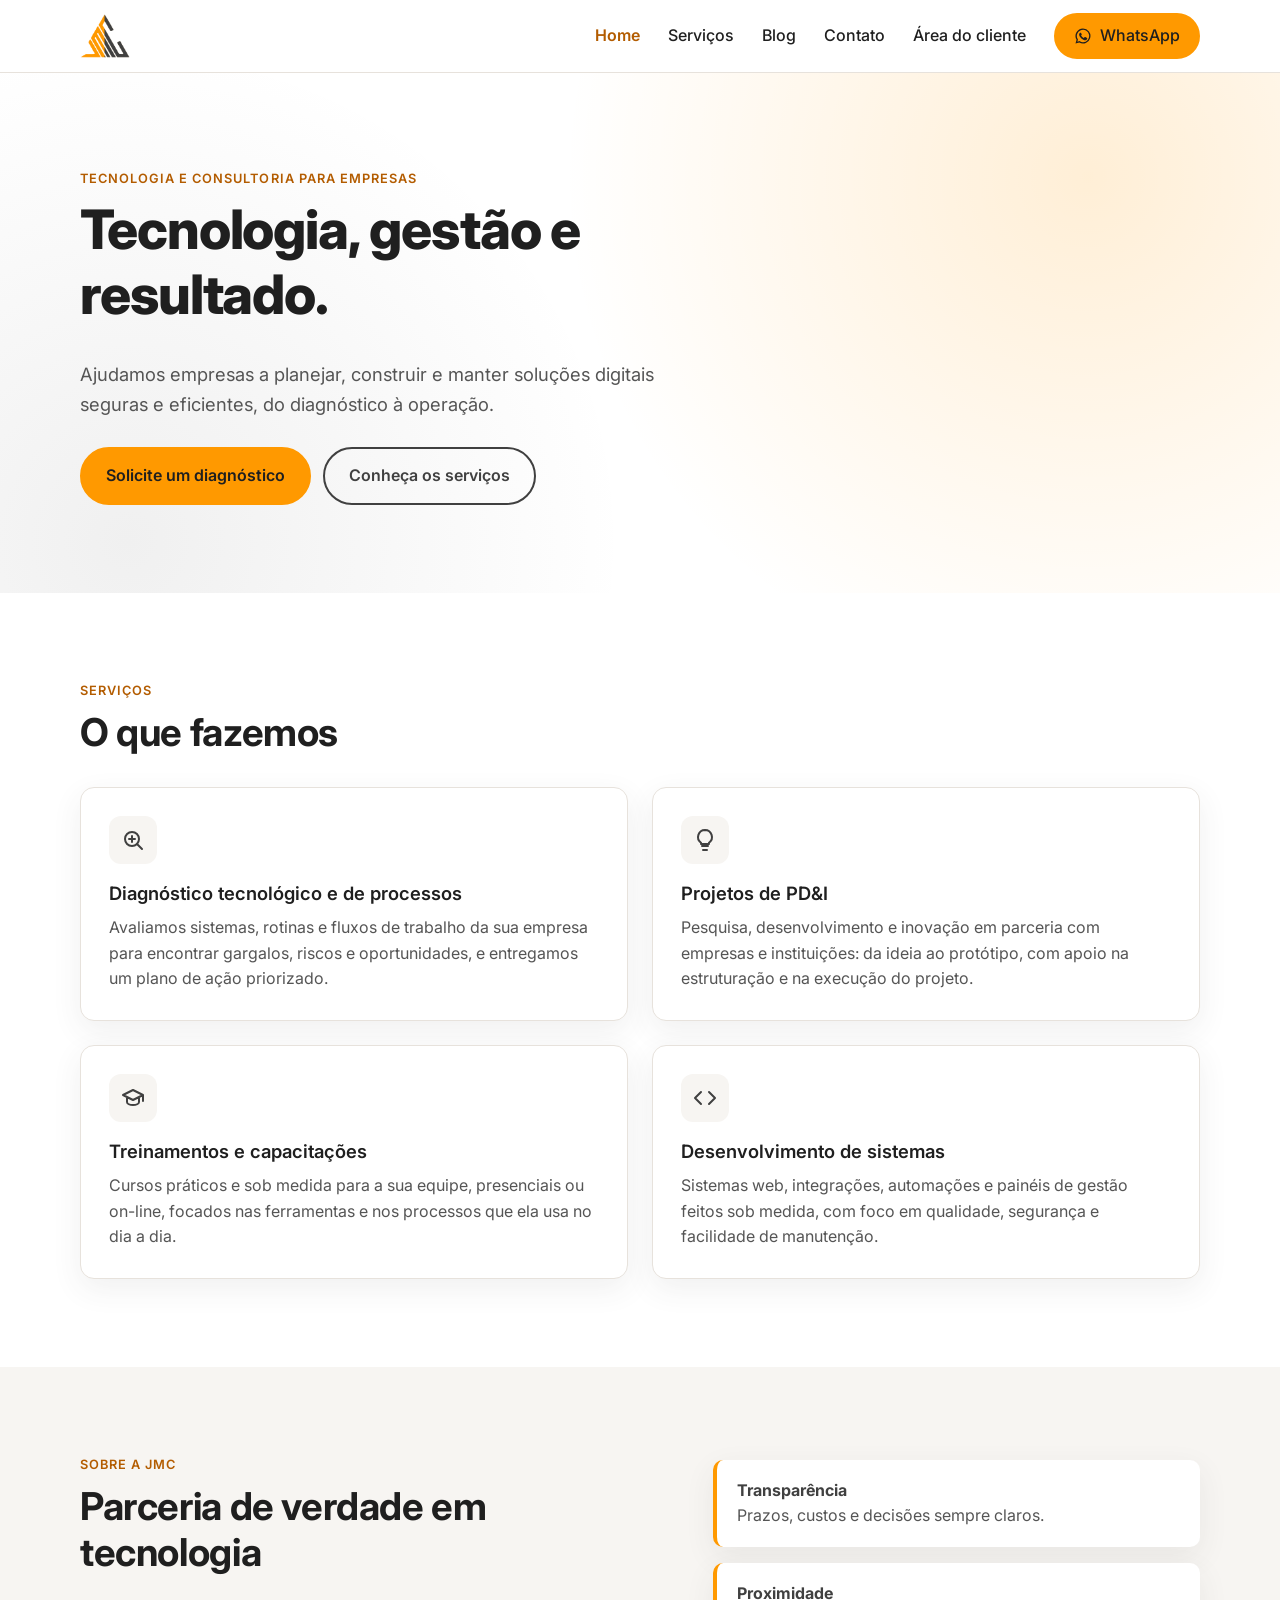
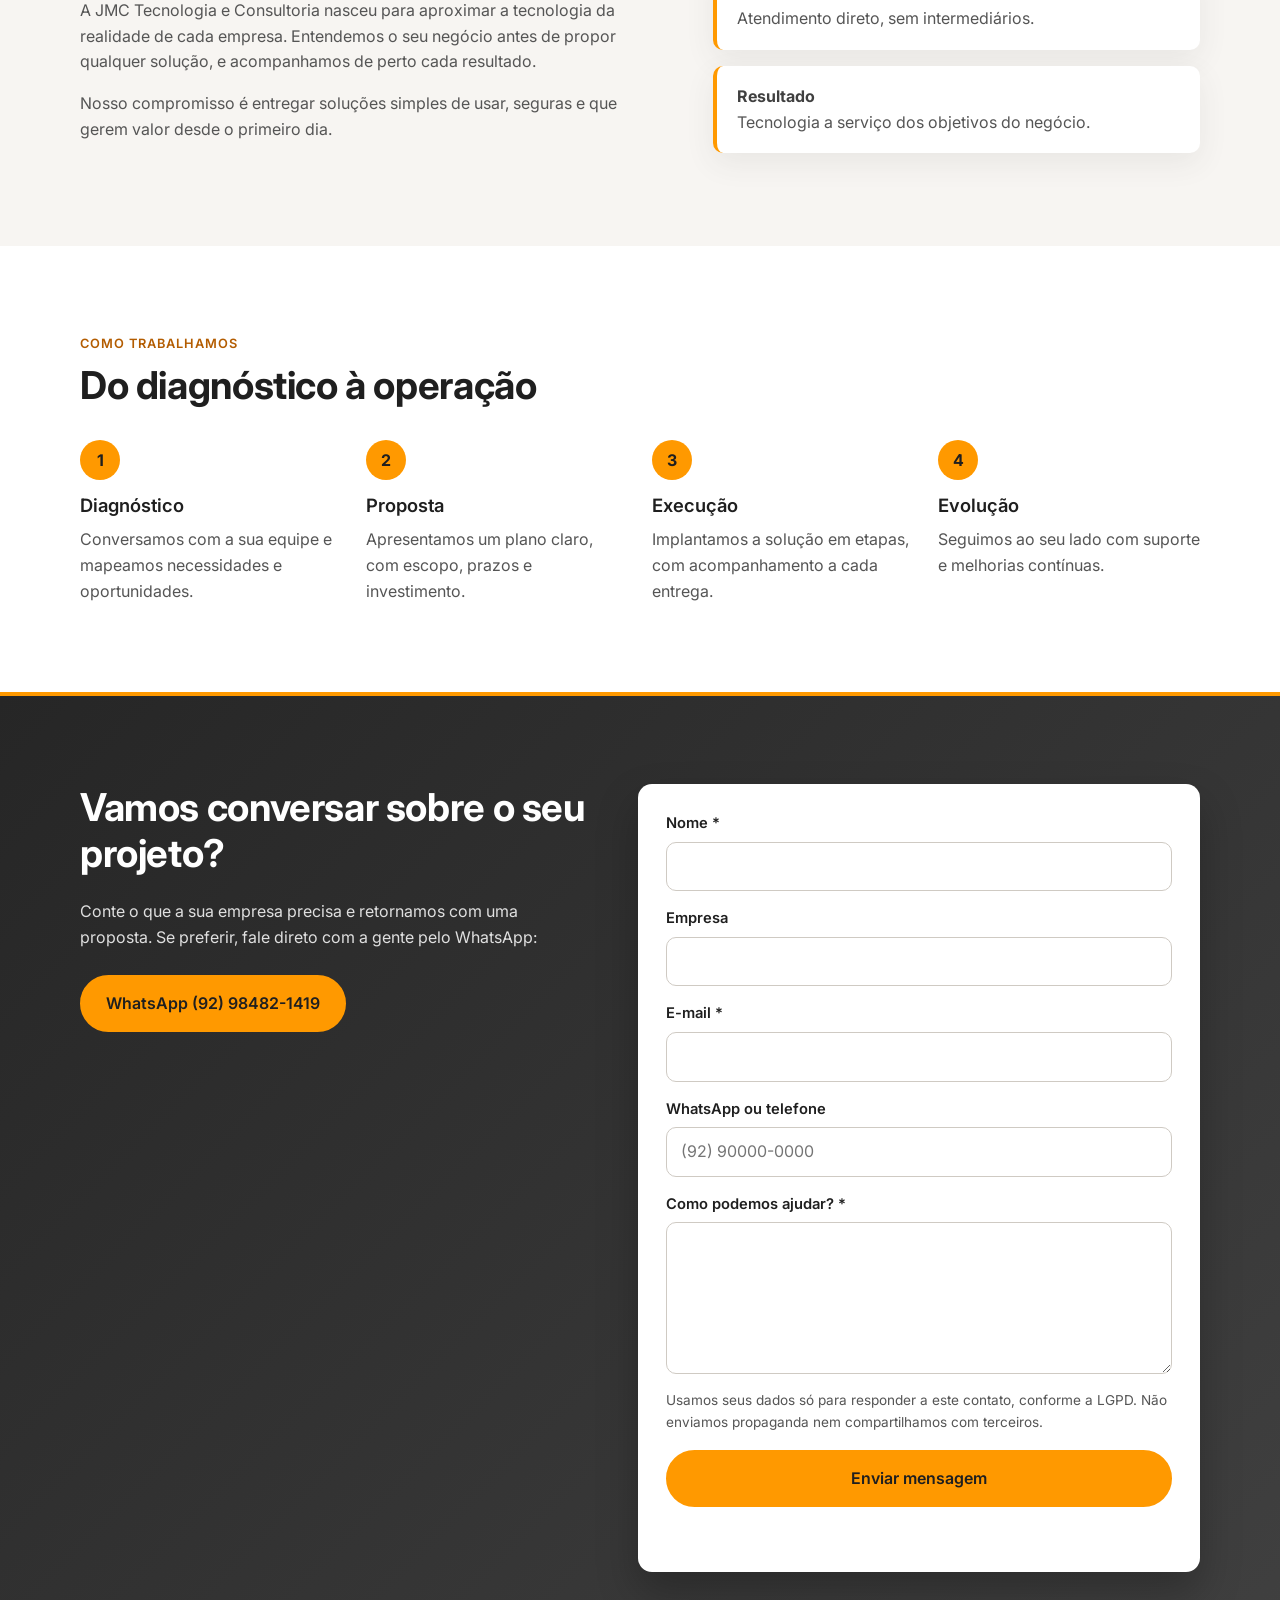
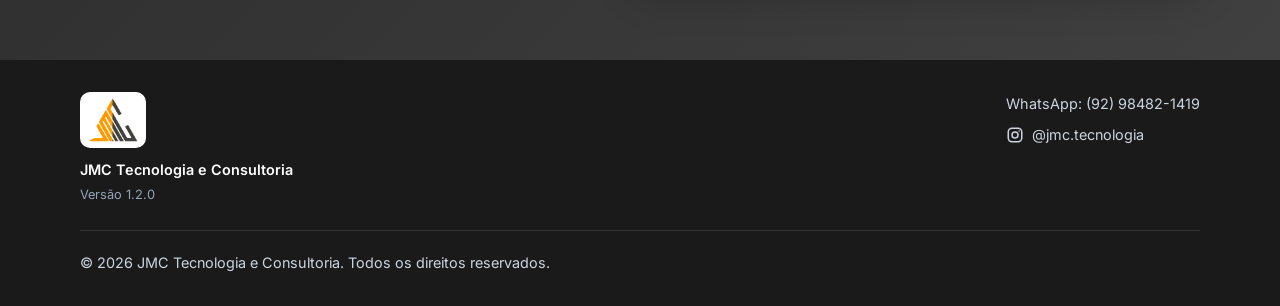
<file: index.html>
<!doctype html>
<html lang="pt-BR">
<head>
  <meta charset="utf-8">
  <meta name="viewport" content="width=device-width, initial-scale=1">
  <title>JMC Tecnologia e Consultoria</title>
  <meta name="description" content="JMC Tecnologia e Consultoria: soluções em tecnologia, desenvolvimento de software, infraestrutura e consultoria para empresas.">
  <meta property="og:title" content="JMC Tecnologia e Consultoria">
  <meta property="og:description" content="Tecnologia, gestão e resultado.">
  <meta property="og:url" content="https://www.jmctecnologia.com.br/">
  <meta property="og:type" content="website">
  <meta property="og:image" content="https://www.jmctecnologia.com.br/assets/img/compartilhar.png">
  <meta property="og:image:width" content="1200">
  <meta property="og:image:height" content="630">
  <meta property="og:image:alt" content="JMC Tecnologia e Consultoria: tecnologia, gestão e resultado.">
  <meta property="og:locale" content="pt_BR">
  <meta property="og:site_name" content="JMC Tecnologia e Consultoria">
  <meta name="twitter:card" content="summary_large_image">
  <meta name="theme-color" content="#404040">
  <link rel="icon" href="assets/img/favicon.png" type="image/png">
  <link rel="apple-touch-icon" href="assets/img/apple-touch-icon.png">
  <link rel="preconnect" href="https://fonts.googleapis.com">
  <link rel="preconnect" href="https://fonts.gstatic.com" crossorigin>
  <link href="https://fonts.googleapis.com/css2?family=Inter:wght@400;500;600;700;800&display=swap" rel="stylesheet">
  <link rel="stylesheet" href="assets/css/styles.css">
</head>
<body>
  <header class="site-header" id="topo">
    <div class="container nav">
      <a href="#topo" class="brand" aria-label="JMC Tecnologia e Consultoria, página inicial">
        <img src="assets/img/logo.png" alt="JMC Tecnologia e Consultoria" width="50" height="44">
      </a>
      <button class="nav-toggle" aria-label="Abrir menu" aria-expanded="false" aria-controls="menu">
        <span></span><span></span><span></span>
      </button>
      <nav id="menu" class="menu">
        <a href="#topo" aria-current="page">Home</a>
        <a href="#servicos">Serviços</a>
        <a href="blog.html">Blog</a>
        <a href="#contato">Contato</a>
        <a href="area-do-cliente.html">Área do cliente</a>
        <a href="https://wa.me/5592984821419?text=Ol%C3%A1%21%20Vim%20pelo%20site%20da%20JMC%20Tecnologia." class="btn btn-sm btn-whatsapp" target="_blank" rel="noopener"><svg viewBox="0 0 24 24" aria-hidden="true"><path d="M12 2a10 10 0 0 0-8.6 15.1L2 22l5-1.3A10 10 0 1 0 12 2zm0 18.2a8.2 8.2 0 0 1-4.2-1.2l-.3-.2-3 .8.8-2.9-.2-.3A8.2 8.2 0 1 1 12 20.2zm4.5-6.1c-.2-.1-1.5-.7-1.7-.8s-.4-.1-.6.1-.7.8-.8 1-.3.2-.5.1a6.7 6.7 0 0 1-3.3-2.9c-.3-.4.3-.4.7-1.3.1-.2 0-.3 0-.4l-.8-1.8c-.2-.5-.4-.4-.6-.4h-.5a1 1 0 0 0-.7.3 3 3 0 0 0-.9 2.2 5.2 5.2 0 0 0 1.1 2.7 11.8 11.8 0 0 0 4.5 4c1.7.7 2.3.8 3.2.6a2.7 2.7 0 0 0 1.8-1.2 2.2 2.2 0 0 0 .2-1.2c-.1-.1-.2-.2-.4-.3z"/></svg>WhatsApp</a>
      </nav>
    </div>
  </header>

  <main>
    <section class="hero">
      <div class="container hero-grid">
        <div>
          <p class="eyebrow">Tecnologia e consultoria para empresas</p>
          <h1>Tecnologia, gestão e resultado.</h1>
          <p class="lead">Ajudamos empresas a planejar, construir e manter soluções digitais seguras e eficientes, do diagnóstico à operação.</p>
          <div class="hero-actions">
            <a href="#contato" class="btn">Solicite um diagnóstico</a>
            <a href="#servicos" class="btn btn-ghost">Conheça os serviços</a>
          </div>
        </div>
      </div>
    </section>

    <section id="servicos" class="section">
      <div class="container">
        <p class="eyebrow">Serviços</p>
        <h2>O que fazemos</h2>
        <div class="cards cards-2">
          <article class="card">
            <div class="icon" aria-hidden="true">
              <svg viewBox="0 0 24 24"><circle cx="11" cy="11" r="7"/><path d="M21 21l-5-5M8 11h6M11 8v6"/></svg>
            </div>
            <h3>Diagnóstico tecnológico e de processos</h3>
            <p>Avaliamos sistemas, rotinas e fluxos de trabalho da sua empresa para encontrar gargalos, riscos e oportunidades, e entregamos um plano de ação priorizado.</p>
          </article>
          <article class="card">
            <div class="icon" aria-hidden="true">
              <svg viewBox="0 0 24 24"><path d="M9 18h6M10 22h4M12 2a7 7 0 0 0-4 12.7V16h8v-1.3A7 7 0 0 0 12 2z"/></svg>
            </div>
            <h3>Projetos de PD&amp;I</h3>
            <p>Pesquisa, desenvolvimento e inovação em parceria com empresas e instituições: da ideia ao protótipo, com apoio na estruturação e na execução do projeto.</p>
          </article>
          <article class="card">
            <div class="icon" aria-hidden="true">
              <svg viewBox="0 0 24 24"><path d="M2 9l10-5 10 5-10 5zM6 11v5c0 1.7 2.7 3 6 3s6-1.3 6-3v-5M22 9v6"/></svg>
            </div>
            <h3>Treinamentos e capacitações</h3>
            <p>Cursos práticos e sob medida para a sua equipe, presenciais ou on-line, focados nas ferramentas e nos processos que ela usa no dia a dia.</p>
          </article>
          <article class="card">
            <div class="icon" aria-hidden="true">
              <svg viewBox="0 0 24 24"><path d="M8 6l-6 6 6 6M16 6l6 6-6 6"/></svg>
            </div>
            <h3>Desenvolvimento de sistemas</h3>
            <p>Sistemas web, integrações, automações e painéis de gestão feitos sob medida, com foco em qualidade, segurança e facilidade de manutenção.</p>
          </article>
        </div>
      </div>
    </section>

    <section id="sobre" class="section section-alt">
      <div class="container about">
        <div>
          <p class="eyebrow">Sobre a JMC</p>
          <h2>Parceria de verdade em tecnologia</h2>
          <p>A JMC Tecnologia e Consultoria nasceu para aproximar a tecnologia da realidade de cada empresa. Entendemos o seu negócio antes de propor qualquer solução, e acompanhamos de perto cada resultado.</p>
          <p>Nosso compromisso é entregar soluções simples de usar, seguras e que gerem valor desde o primeiro dia.</p>
        </div>
        <ul class="values">
          <li><strong>Transparência</strong><span>Prazos, custos e decisões sempre claros.</span></li>
          <li><strong>Proximidade</strong><span>Atendimento direto, sem intermediários.</span></li>
          <li><strong>Resultado</strong><span>Tecnologia a serviço dos objetivos do negócio.</span></li>
        </ul>
      </div>
    </section>

    <section id="como-trabalhamos" class="section">
      <div class="container">
        <p class="eyebrow">Como trabalhamos</p>
        <h2>Do diagnóstico à operação</h2>
        <ol class="steps">
          <li><span>1</span><h3>Diagnóstico</h3><p>Conversamos com a sua equipe e mapeamos necessidades e oportunidades.</p></li>
          <li><span>2</span><h3>Proposta</h3><p>Apresentamos um plano claro, com escopo, prazos e investimento.</p></li>
          <li><span>3</span><h3>Execução</h3><p>Implantamos a solução em etapas, com acompanhamento a cada entrega.</p></li>
          <li><span>4</span><h3>Evolução</h3><p>Seguimos ao seu lado com suporte e melhorias contínuas.</p></li>
        </ol>
      </div>
    </section>

    <section id="contato" class="section cta">
      <div class="container contact-grid">
        <div>
          <h2>Vamos conversar sobre o seu projeto?</h2>
          <p>Conte o que a sua empresa precisa e retornamos com uma proposta. Se preferir, fale direto com a gente pelo WhatsApp:</p>
          <div class="contact-list">
            <a class="btn btn-light" href="https://wa.me/5592984821419?text=Ol%C3%A1%21%20Vim%20pelo%20site%20da%20JMC%20Tecnologia." target="_blank" rel="noopener">WhatsApp (92) 98482-1419</a>
          </div>
        </div>

        <form class="contact-form" id="contact-form" novalidate>
          <div class="field">
            <label for="cf-nome">Nome *</label>
            <input id="cf-nome" name="nome" type="text" autocomplete="name" required maxlength="100">
          </div>
          <div class="field">
            <label for="cf-empresa">Empresa</label>
            <input id="cf-empresa" name="empresa" type="text" autocomplete="organization" maxlength="100">
          </div>
          <div class="field">
            <label for="cf-email">E-mail *</label>
            <input id="cf-email" name="email" type="email" autocomplete="email" required maxlength="120">
          </div>
          <div class="field">
            <label for="cf-telefone">WhatsApp ou telefone</label>
            <input id="cf-telefone" name="telefone" type="tel" autocomplete="tel" inputmode="tel" maxlength="20" placeholder="(92) 90000-0000">
          </div>
          <div class="field">
            <label for="cf-mensagem">Como podemos ajudar? *</label>
            <textarea id="cf-mensagem" name="mensagem" rows="5" required maxlength="3000"></textarea>
          </div>
          <!-- Armadilha para robôs: pessoas não veem este campo -->
          <input type="checkbox" name="botcheck" class="hp" tabindex="-1" autocomplete="off" aria-hidden="true">
          <p class="form-privacy">Usamos seus dados só para responder a este contato, conforme a LGPD. Não enviamos propaganda nem compartilhamos com terceiros.</p>
          <button type="submit" class="btn">Enviar mensagem</button>
          <p class="form-msg" id="form-msg" role="status" aria-live="polite"></p>
        </form>
      </div>
    </section>
  </main>

  <footer class="site-footer">
    <div class="container footer-grid">
      <div>
        <img src="assets/img/logo.png" alt="JMC Tecnologia e Consultoria" width="50" height="44">
        <p class="footer-name">JMC Tecnologia e Consultoria</p>
        <p class="footer-version">Versão <span data-versao>1.2.0</span></p>
      </div>
      <ul class="footer-contacts">
        <li><a href="https://wa.me/5592984821419?text=Ol%C3%A1%21%20Vim%20pelo%20site%20da%20JMC%20Tecnologia." target="_blank" rel="noopener">WhatsApp: (92) 98482-1419</a></li>
        <li><a href="https://www.instagram.com/jmc.tecnologia/" target="_blank" rel="noopener" class="social">
          <svg viewBox="0 0 24 24" aria-hidden="true"><rect x="3" y="3" width="18" height="18" rx="5"/><circle cx="12" cy="12" r="4"/><circle cx="17.5" cy="6.5" r="1" class="fill"/></svg>@jmc.tecnologia</a></li>
      </ul>
    </div>
    <div class="container footer-bottom">
      <p>&copy; <span id="ano">2026</span> JMC Tecnologia e Consultoria. Todos os direitos reservados.</p>
    </div>
  </footer>

  <script src="assets/js/main.js"></script>
  <script type="module" src="assets/js/contato.js"></script>
</body>
</html>
</file>
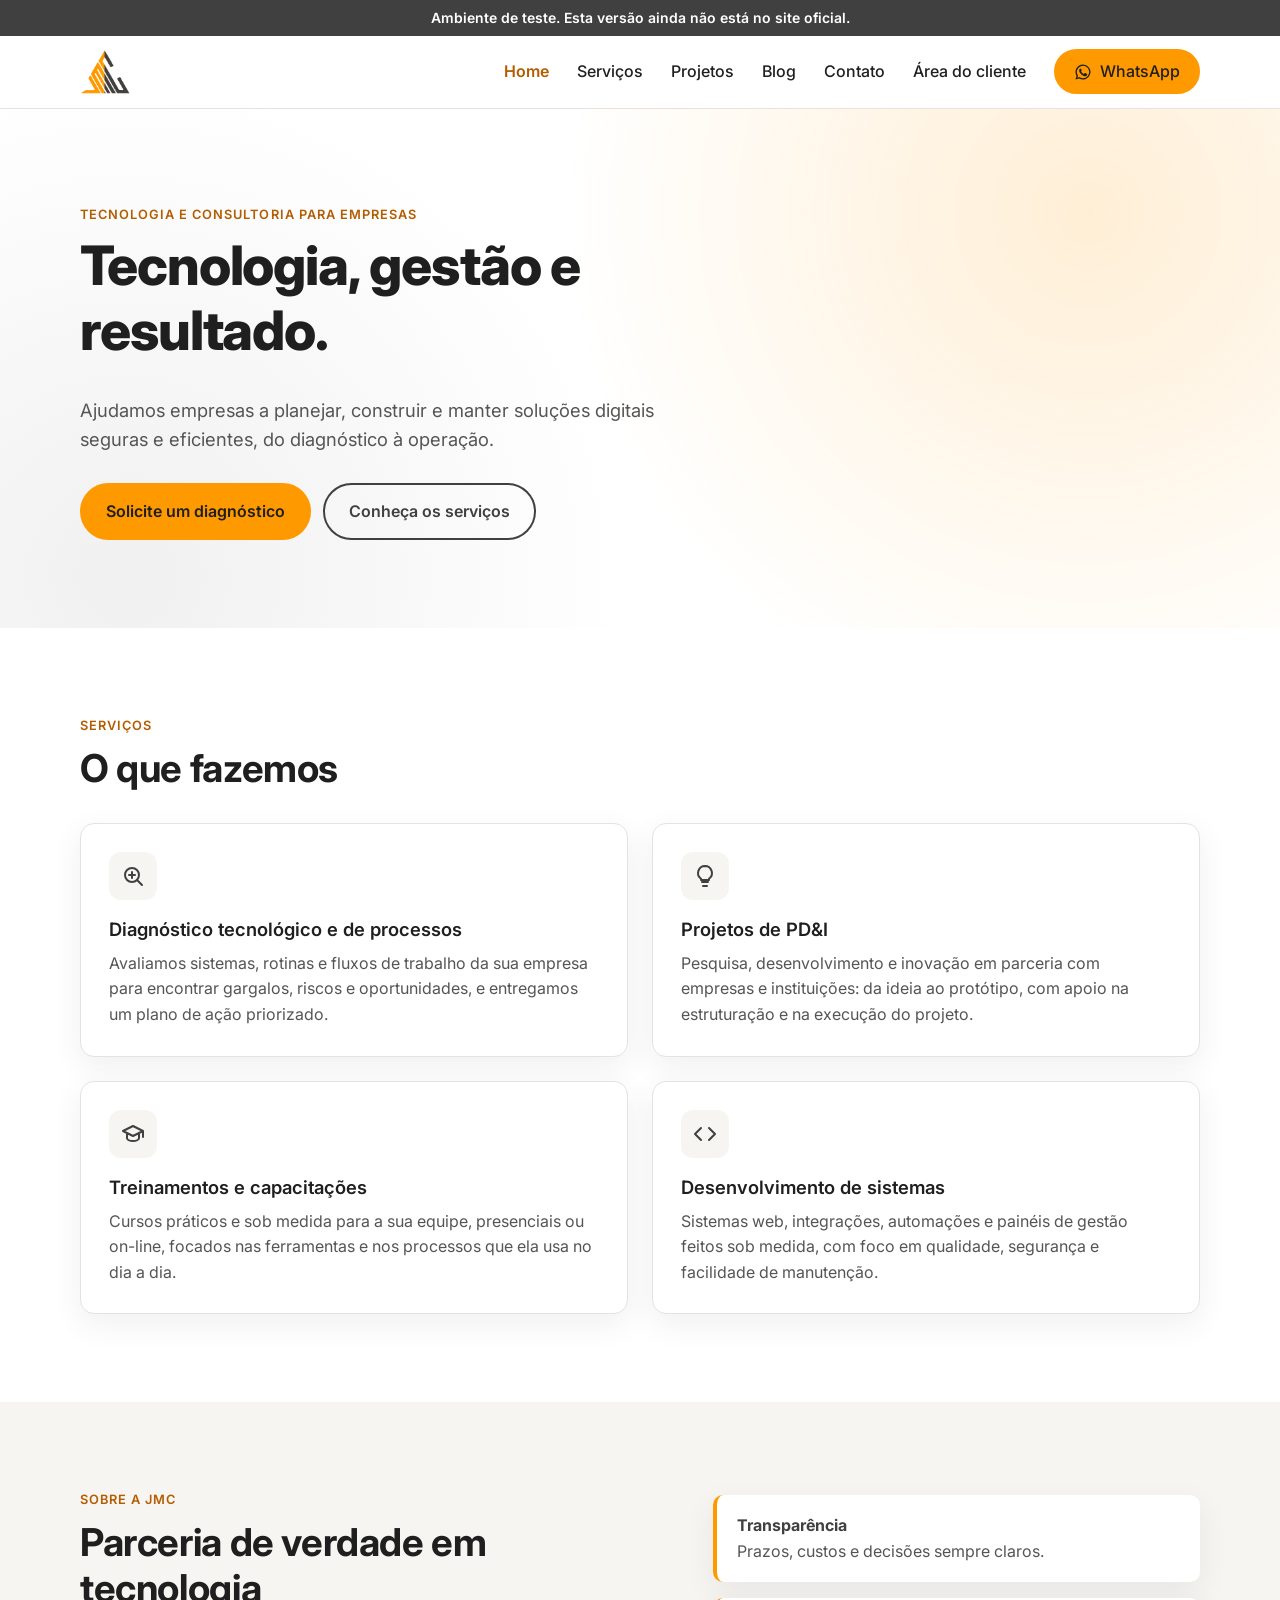
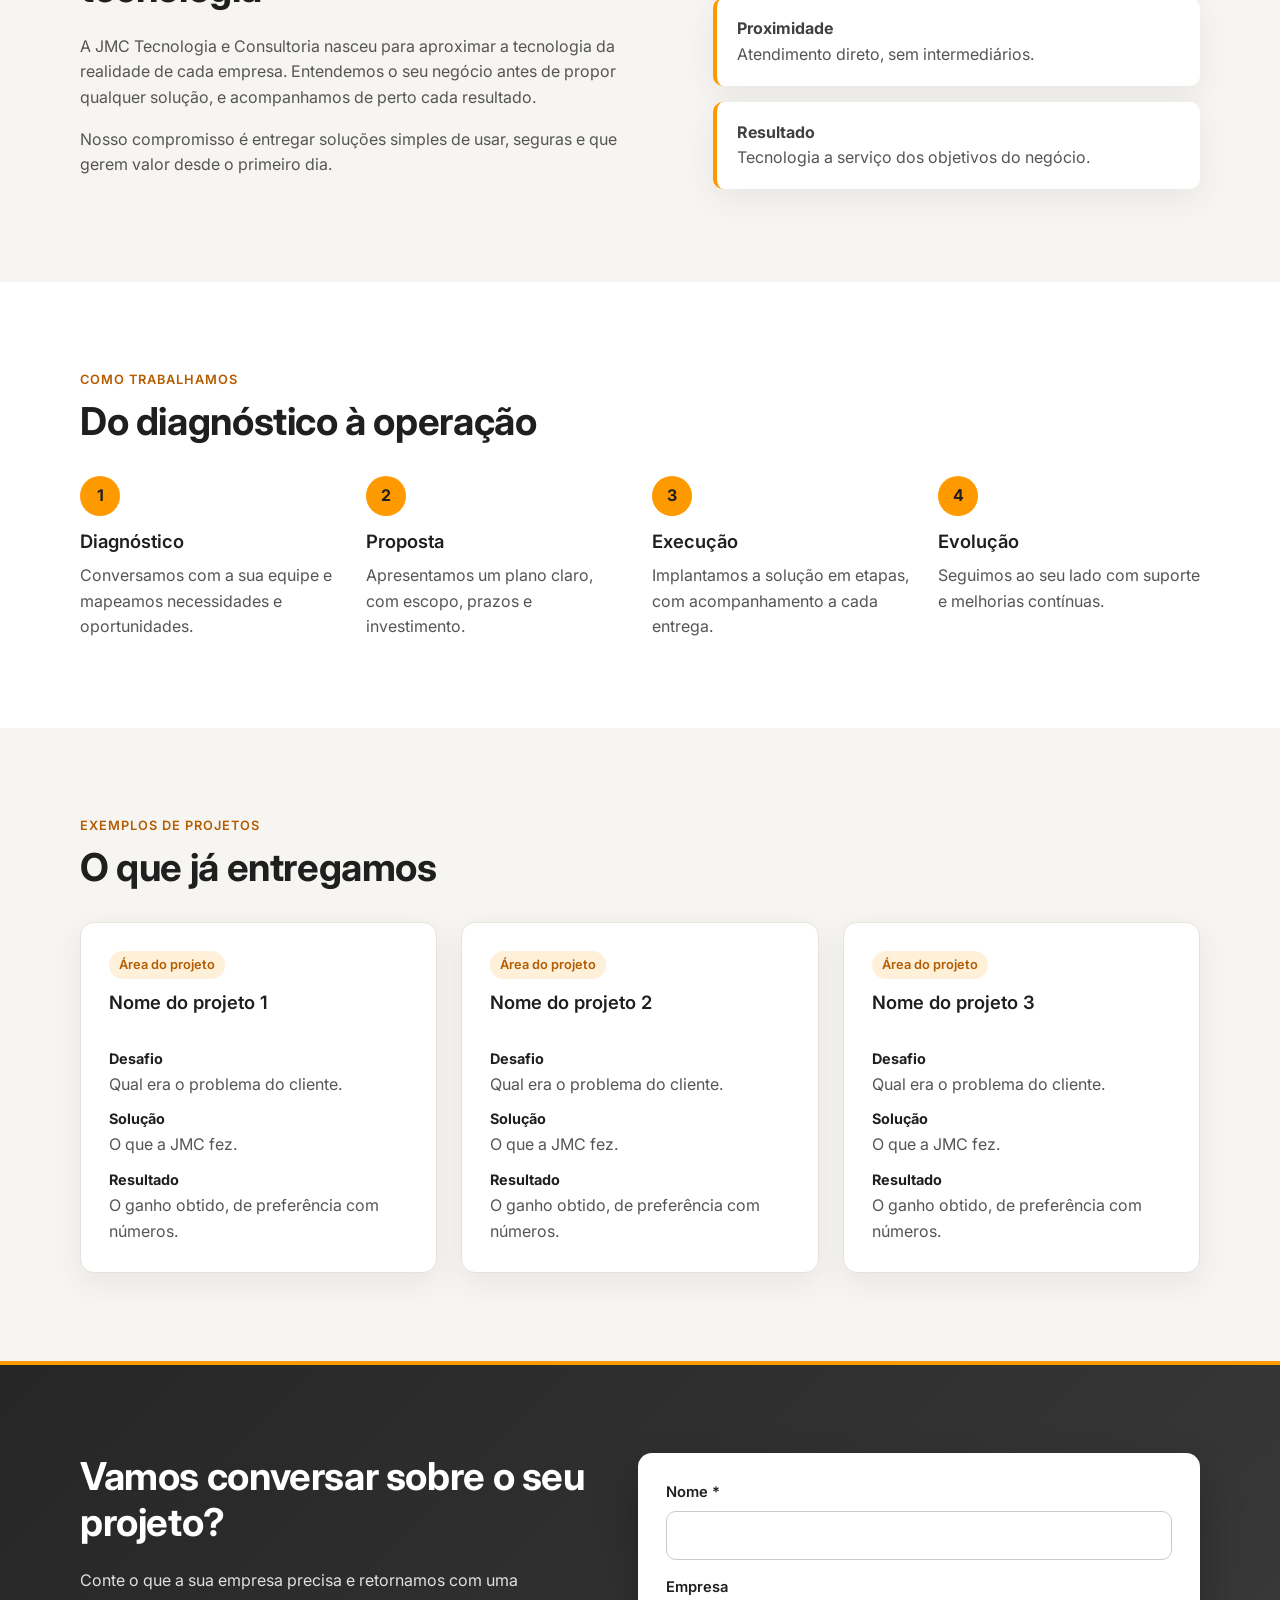
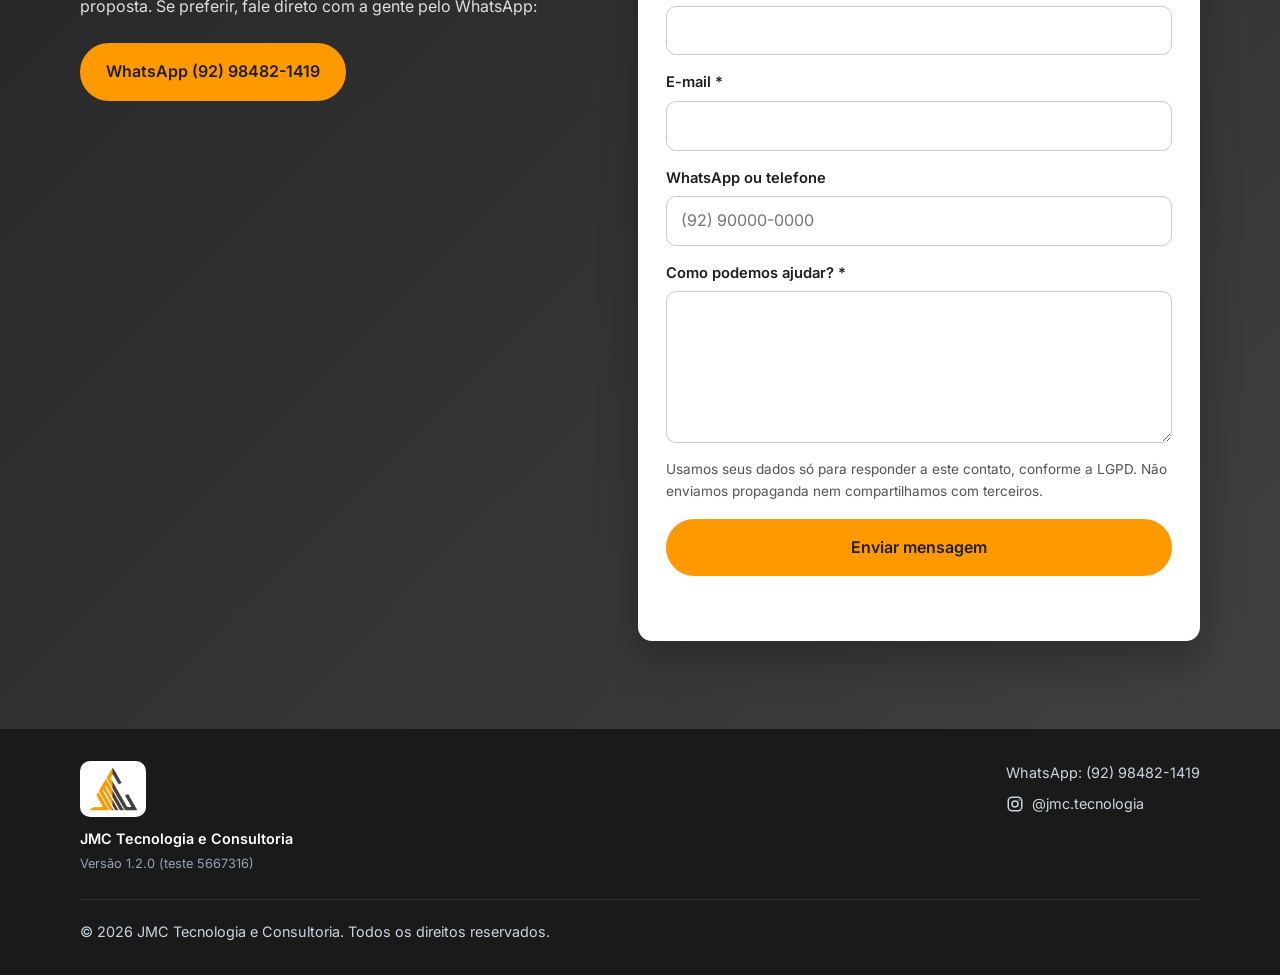
<file: teste/index.html>
<!doctype html>
<html lang="pt-BR">
<head>
  <meta name="robots" content="noindex, nofollow">
  <meta charset="utf-8">
  <meta name="viewport" content="width=device-width, initial-scale=1">
  <title>JMC Tecnologia e Consultoria</title>
  <meta name="description" content="JMC Tecnologia e Consultoria: soluções em tecnologia, desenvolvimento de software, infraestrutura e consultoria para empresas.">
  <meta property="og:title" content="JMC Tecnologia e Consultoria">
  <meta property="og:description" content="Tecnologia, gestão e resultado.">
  <meta property="og:url" content="https://www.jmctecnologia.com.br/">
  <meta property="og:type" content="website">
  <meta property="og:image" content="https://www.jmctecnologia.com.br/assets/img/compartilhar.png">
  <meta property="og:image:width" content="1200">
  <meta property="og:image:height" content="630">
  <meta property="og:image:alt" content="JMC Tecnologia e Consultoria: tecnologia, gestão e resultado.">
  <meta property="og:locale" content="pt_BR">
  <meta property="og:site_name" content="JMC Tecnologia e Consultoria">
  <meta name="twitter:card" content="summary_large_image">
  <meta name="theme-color" content="#404040">
  <link rel="icon" href="assets/img/favicon.png" type="image/png">
  <link rel="apple-touch-icon" href="assets/img/apple-touch-icon.png">
  <link rel="preconnect" href="https://fonts.googleapis.com">
  <link rel="preconnect" href="https://fonts.gstatic.com" crossorigin>
  <link href="https://fonts.googleapis.com/css2?family=Inter:wght@400;500;600;700;800&display=swap" rel="stylesheet">
  <link rel="stylesheet" href="assets/css/styles.css">
</head>
<body>
  <div style="background:#404040;color:#fff;text-align:center;padding:8px 16px;font:600 14px/1.4 Inter,system-ui,sans-serif">Ambiente de teste. Esta versão ainda não está no site oficial.</div>
  <header class="site-header" id="topo">
    <div class="container nav">
      <a href="#topo" class="brand" aria-label="JMC Tecnologia e Consultoria, página inicial">
        <img src="assets/img/logo.png" alt="JMC Tecnologia e Consultoria" width="50" height="44">
      </a>
      <button class="nav-toggle" aria-label="Abrir menu" aria-expanded="false" aria-controls="menu">
        <span></span><span></span><span></span>
      </button>
      <nav id="menu" class="menu">
        <a href="#topo" aria-current="page">Home</a>
        <a href="#servicos">Serviços</a>
        <a href="#projetos">Projetos</a>
        <a href="blog.html">Blog</a>
        <a href="#contato">Contato</a>
        <a href="area-do-cliente.html">Área do cliente</a>
        <a href="https://wa.me/5592984821419?text=Ol%C3%A1%21%20Vim%20pelo%20site%20da%20JMC%20Tecnologia." class="btn btn-sm btn-whatsapp" target="_blank" rel="noopener"><svg viewBox="0 0 24 24" aria-hidden="true"><path d="M12 2a10 10 0 0 0-8.6 15.1L2 22l5-1.3A10 10 0 1 0 12 2zm0 18.2a8.2 8.2 0 0 1-4.2-1.2l-.3-.2-3 .8.8-2.9-.2-.3A8.2 8.2 0 1 1 12 20.2zm4.5-6.1c-.2-.1-1.5-.7-1.7-.8s-.4-.1-.6.1-.7.8-.8 1-.3.2-.5.1a6.7 6.7 0 0 1-3.3-2.9c-.3-.4.3-.4.7-1.3.1-.2 0-.3 0-.4l-.8-1.8c-.2-.5-.4-.4-.6-.4h-.5a1 1 0 0 0-.7.3 3 3 0 0 0-.9 2.2 5.2 5.2 0 0 0 1.1 2.7 11.8 11.8 0 0 0 4.5 4c1.7.7 2.3.8 3.2.6a2.7 2.7 0 0 0 1.8-1.2 2.2 2.2 0 0 0 .2-1.2c-.1-.1-.2-.2-.4-.3z"/></svg>WhatsApp</a>
      </nav>
    </div>
  </header>

  <main>
    <section class="hero">
      <div class="container hero-grid">
        <div>
          <p class="eyebrow">Tecnologia e consultoria para empresas</p>
          <h1>Tecnologia, gestão e resultado.</h1>
          <p class="lead">Ajudamos empresas a planejar, construir e manter soluções digitais seguras e eficientes, do diagnóstico à operação.</p>
          <div class="hero-actions">
            <a href="#contato" class="btn">Solicite um diagnóstico</a>
            <a href="#servicos" class="btn btn-ghost">Conheça os serviços</a>
          </div>
        </div>
      </div>
    </section>

    <section id="servicos" class="section">
      <div class="container">
        <p class="eyebrow">Serviços</p>
        <h2>O que fazemos</h2>
        <div class="cards cards-2">
          <article class="card">
            <div class="icon" aria-hidden="true">
              <svg viewBox="0 0 24 24"><circle cx="11" cy="11" r="7"/><path d="M21 21l-5-5M8 11h6M11 8v6"/></svg>
            </div>
            <h3>Diagnóstico tecnológico e de processos</h3>
            <p>Avaliamos sistemas, rotinas e fluxos de trabalho da sua empresa para encontrar gargalos, riscos e oportunidades, e entregamos um plano de ação priorizado.</p>
          </article>
          <article class="card">
            <div class="icon" aria-hidden="true">
              <svg viewBox="0 0 24 24"><path d="M9 18h6M10 22h4M12 2a7 7 0 0 0-4 12.7V16h8v-1.3A7 7 0 0 0 12 2z"/></svg>
            </div>
            <h3>Projetos de PD&amp;I</h3>
            <p>Pesquisa, desenvolvimento e inovação em parceria com empresas e instituições: da ideia ao protótipo, com apoio na estruturação e na execução do projeto.</p>
          </article>
          <article class="card">
            <div class="icon" aria-hidden="true">
              <svg viewBox="0 0 24 24"><path d="M2 9l10-5 10 5-10 5zM6 11v5c0 1.7 2.7 3 6 3s6-1.3 6-3v-5M22 9v6"/></svg>
            </div>
            <h3>Treinamentos e capacitações</h3>
            <p>Cursos práticos e sob medida para a sua equipe, presenciais ou on-line, focados nas ferramentas e nos processos que ela usa no dia a dia.</p>
          </article>
          <article class="card">
            <div class="icon" aria-hidden="true">
              <svg viewBox="0 0 24 24"><path d="M8 6l-6 6 6 6M16 6l6 6-6 6"/></svg>
            </div>
            <h3>Desenvolvimento de sistemas</h3>
            <p>Sistemas web, integrações, automações e painéis de gestão feitos sob medida, com foco em qualidade, segurança e facilidade de manutenção.</p>
          </article>
        </div>
      </div>
    </section>

    <section id="sobre" class="section section-alt">
      <div class="container about">
        <div>
          <p class="eyebrow">Sobre a JMC</p>
          <h2>Parceria de verdade em tecnologia</h2>
          <p>A JMC Tecnologia e Consultoria nasceu para aproximar a tecnologia da realidade de cada empresa. Entendemos o seu negócio antes de propor qualquer solução, e acompanhamos de perto cada resultado.</p>
          <p>Nosso compromisso é entregar soluções simples de usar, seguras e que gerem valor desde o primeiro dia.</p>
        </div>
        <ul class="values">
          <li><strong>Transparência</strong><span>Prazos, custos e decisões sempre claros.</span></li>
          <li><strong>Proximidade</strong><span>Atendimento direto, sem intermediários.</span></li>
          <li><strong>Resultado</strong><span>Tecnologia a serviço dos objetivos do negócio.</span></li>
        </ul>
      </div>
    </section>

    <section id="como-trabalhamos" class="section">
      <div class="container">
        <p class="eyebrow">Como trabalhamos</p>
        <h2>Do diagnóstico à operação</h2>
        <ol class="steps">
          <li><span>1</span><h3>Diagnóstico</h3><p>Conversamos com a sua equipe e mapeamos necessidades e oportunidades.</p></li>
          <li><span>2</span><h3>Proposta</h3><p>Apresentamos um plano claro, com escopo, prazos e investimento.</p></li>
          <li><span>3</span><h3>Execução</h3><p>Implantamos a solução em etapas, com acompanhamento a cada entrega.</p></li>
          <li><span>4</span><h3>Evolução</h3><p>Seguimos ao seu lado com suporte e melhorias contínuas.</p></li>
        </ol>
      </div>
    </section>

    <section id="projetos" class="section section-alt">
      <div class="container">
        <p class="eyebrow">Exemplos de projetos</p>
        <h2>O que já entregamos</h2>
        <div class="cards">
          <!-- TODO: substituir pelos projetos reais da JMC -->
          <article class="card case">
            <span class="case-tag">Área do projeto</span>
            <h3>Nome do projeto 1</h3>
            <dl>
              <dt>Desafio</dt><dd>Qual era o problema do cliente.</dd>
              <dt>Solução</dt><dd>O que a JMC fez.</dd>
              <dt>Resultado</dt><dd>O ganho obtido, de preferência com números.</dd>
            </dl>
          </article>
          <article class="card case">
            <span class="case-tag">Área do projeto</span>
            <h3>Nome do projeto 2</h3>
            <dl>
              <dt>Desafio</dt><dd>Qual era o problema do cliente.</dd>
              <dt>Solução</dt><dd>O que a JMC fez.</dd>
              <dt>Resultado</dt><dd>O ganho obtido, de preferência com números.</dd>
            </dl>
          </article>
          <article class="card case">
            <span class="case-tag">Área do projeto</span>
            <h3>Nome do projeto 3</h3>
            <dl>
              <dt>Desafio</dt><dd>Qual era o problema do cliente.</dd>
              <dt>Solução</dt><dd>O que a JMC fez.</dd>
              <dt>Resultado</dt><dd>O ganho obtido, de preferência com números.</dd>
            </dl>
          </article>
        </div>
      </div>
    </section>

    <section id="contato" class="section cta">
      <div class="container contact-grid">
        <div>
          <h2>Vamos conversar sobre o seu projeto?</h2>
          <p>Conte o que a sua empresa precisa e retornamos com uma proposta. Se preferir, fale direto com a gente pelo WhatsApp:</p>
          <div class="contact-list">
            <a class="btn btn-light" href="https://wa.me/5592984821419?text=Ol%C3%A1%21%20Vim%20pelo%20site%20da%20JMC%20Tecnologia." target="_blank" rel="noopener">WhatsApp (92) 98482-1419</a>
          </div>
        </div>

        <form class="contact-form" id="contact-form" novalidate>
          <div class="field">
            <label for="cf-nome">Nome *</label>
            <input id="cf-nome" name="nome" type="text" autocomplete="name" required maxlength="100">
          </div>
          <div class="field">
            <label for="cf-empresa">Empresa</label>
            <input id="cf-empresa" name="empresa" type="text" autocomplete="organization" maxlength="100">
          </div>
          <div class="field">
            <label for="cf-email">E-mail *</label>
            <input id="cf-email" name="email" type="email" autocomplete="email" required maxlength="120">
          </div>
          <div class="field">
            <label for="cf-telefone">WhatsApp ou telefone</label>
            <input id="cf-telefone" name="telefone" type="tel" autocomplete="tel" inputmode="tel" maxlength="20" placeholder="(92) 90000-0000">
          </div>
          <div class="field">
            <label for="cf-mensagem">Como podemos ajudar? *</label>
            <textarea id="cf-mensagem" name="mensagem" rows="5" required maxlength="3000"></textarea>
          </div>
          <!-- Armadilha para robôs: pessoas não veem este campo -->
          <input type="checkbox" name="botcheck" class="hp" tabindex="-1" autocomplete="off" aria-hidden="true">
          <p class="form-privacy">Usamos seus dados só para responder a este contato, conforme a LGPD. Não enviamos propaganda nem compartilhamos com terceiros.</p>
          <button type="submit" class="btn">Enviar mensagem</button>
          <p class="form-msg" id="form-msg" role="status" aria-live="polite"></p>
        </form>
      </div>
    </section>
  </main>

  <footer class="site-footer">
    <div class="container footer-grid">
      <div>
        <img src="assets/img/logo.png" alt="JMC Tecnologia e Consultoria" width="50" height="44">
        <p class="footer-name">JMC Tecnologia e Consultoria</p>
        <p class="footer-version">Versão <span data-versao>1.2.0 (teste 5667316)</span></p>
      </div>
      <ul class="footer-contacts">
        <li><a href="https://wa.me/5592984821419?text=Ol%C3%A1%21%20Vim%20pelo%20site%20da%20JMC%20Tecnologia." target="_blank" rel="noopener">WhatsApp: (92) 98482-1419</a></li>
        <li><a href="https://www.instagram.com/jmc.tecnologia/" target="_blank" rel="noopener" class="social">
          <svg viewBox="0 0 24 24" aria-hidden="true"><rect x="3" y="3" width="18" height="18" rx="5"/><circle cx="12" cy="12" r="4"/><circle cx="17.5" cy="6.5" r="1" class="fill"/></svg>@jmc.tecnologia</a></li>
      </ul>
    </div>
    <div class="container footer-bottom">
      <p>&copy; <span id="ano">2026</span> JMC Tecnologia e Consultoria. Todos os direitos reservados.</p>
    </div>
  </footer>

  <script src="assets/js/main.js"></script>
  <script type="module" src="assets/js/contato.js"></script>
</body>
</html>
</file>
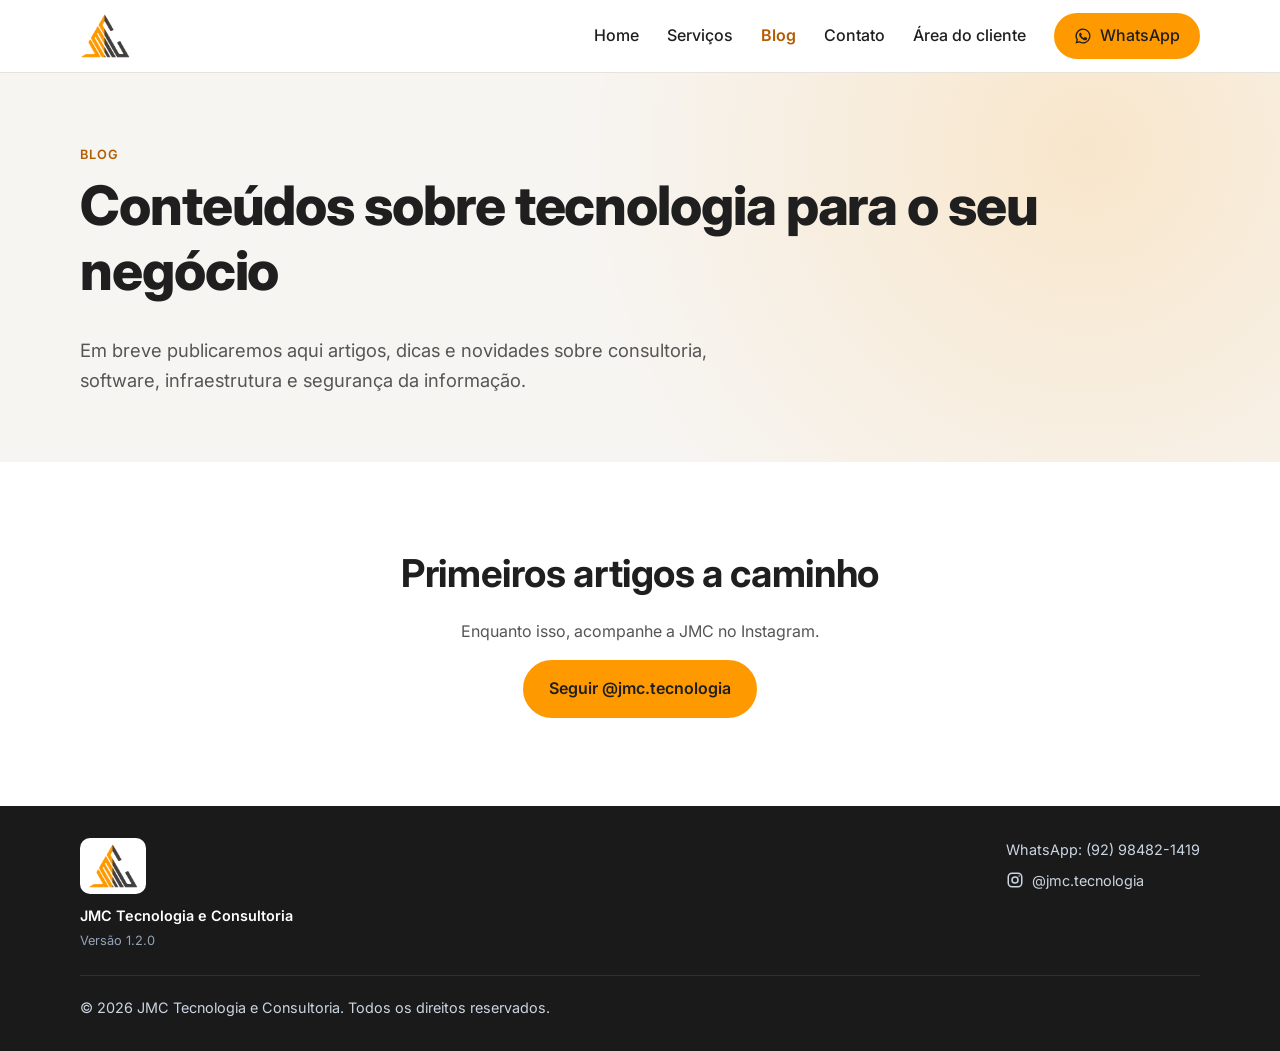
<file: blog.html>
<!doctype html>
<html lang="pt-BR">
<head>
  <meta charset="utf-8">
  <meta name="viewport" content="width=device-width, initial-scale=1">
  <title>Blog | JMC Tecnologia e Consultoria</title>
  <meta name="description" content="Artigos e novidades da JMC Tecnologia e Consultoria sobre tecnologia para empresas.">
  <meta property="og:title" content="Blog | JMC Tecnologia e Consultoria">
  <meta property="og:description" content="Tecnologia, gestão e resultado.">
  <meta property="og:url" content="https://www.jmctecnologia.com.br/blog.html">
  <meta property="og:type" content="website">
  <meta property="og:image" content="https://www.jmctecnologia.com.br/assets/img/compartilhar.png">
  <meta property="og:image:width" content="1200">
  <meta property="og:image:height" content="630">
  <meta property="og:image:alt" content="JMC Tecnologia e Consultoria: tecnologia, gestão e resultado.">
  <meta property="og:locale" content="pt_BR">
  <meta property="og:site_name" content="JMC Tecnologia e Consultoria">
  <meta name="twitter:card" content="summary_large_image">
  <meta name="theme-color" content="#404040">
  <link rel="icon" href="assets/img/favicon.png" type="image/png">
  <link rel="apple-touch-icon" href="assets/img/apple-touch-icon.png">
  <link rel="preconnect" href="https://fonts.googleapis.com">
  <link rel="preconnect" href="https://fonts.gstatic.com" crossorigin>
  <link href="https://fonts.googleapis.com/css2?family=Inter:wght@400;500;600;700;800&display=swap" rel="stylesheet">
  <link rel="stylesheet" href="assets/css/styles.css">
</head>
<body>
  <header class="site-header" id="topo">
    <div class="container nav">
      <a href="index.html" class="brand" aria-label="JMC Tecnologia e Consultoria, página inicial">
        <img src="assets/img/logo.png" alt="JMC Tecnologia e Consultoria" width="50" height="44">
      </a>
      <button class="nav-toggle" aria-label="Abrir menu" aria-expanded="false" aria-controls="menu">
        <span></span><span></span><span></span>
      </button>
      <nav id="menu" class="menu">
        <a href="index.html#topo">Home</a>
        <a href="index.html#servicos">Serviços</a>
        <a href="blog.html" aria-current="page">Blog</a>
        <a href="index.html#contato">Contato</a>
        <a href="area-do-cliente.html">Área do cliente</a>
        <a href="https://wa.me/5592984821419?text=Ol%C3%A1%21%20Vim%20pelo%20site%20da%20JMC%20Tecnologia." class="btn btn-sm btn-whatsapp" target="_blank" rel="noopener"><svg viewBox="0 0 24 24" aria-hidden="true"><path d="M12 2a10 10 0 0 0-8.6 15.1L2 22l5-1.3A10 10 0 1 0 12 2zm0 18.2a8.2 8.2 0 0 1-4.2-1.2l-.3-.2-3 .8.8-2.9-.2-.3A8.2 8.2 0 1 1 12 20.2zm4.5-6.1c-.2-.1-1.5-.7-1.7-.8s-.4-.1-.6.1-.7.8-.8 1-.3.2-.5.1a6.7 6.7 0 0 1-3.3-2.9c-.3-.4.3-.4.7-1.3.1-.2 0-.3 0-.4l-.8-1.8c-.2-.5-.4-.4-.6-.4h-.5a1 1 0 0 0-.7.3 3 3 0 0 0-.9 2.2 5.2 5.2 0 0 0 1.1 2.7 11.8 11.8 0 0 0 4.5 4c1.7.7 2.3.8 3.2.6a2.7 2.7 0 0 0 1.8-1.2 2.2 2.2 0 0 0 .2-1.2c-.1-.1-.2-.2-.4-.3z"/></svg>WhatsApp</a>
      </nav>
    </div>
  </header>

  <main>
    <section class="page-hero">
      <div class="container">
        <p class="eyebrow">Blog</p>
        <h1>Conteúdos sobre tecnologia para o seu negócio</h1>
        <p class="lead">Em breve publicaremos aqui artigos, dicas e novidades sobre consultoria, software, infraestrutura e segurança da informação.</p>
      </div>
    </section>

    <section class="section">
      <div class="container">
        <div class="empty-state">
          <h2>Primeiros artigos a caminho</h2>
          <p>Enquanto isso, acompanhe a JMC no Instagram.</p>
          <a class="btn" href="https://www.instagram.com/jmc.tecnologia/" target="_blank" rel="noopener">Seguir @jmc.tecnologia</a>
        </div>
      </div>
    </section>
  </main>

  <footer class="site-footer">
    <div class="container footer-grid">
      <div>
        <img src="assets/img/logo.png" alt="JMC Tecnologia e Consultoria" width="50" height="44">
        <p class="footer-name">JMC Tecnologia e Consultoria</p>
        <p class="footer-version">Versão <span data-versao>1.2.0</span></p>
      </div>
      <ul class="footer-contacts">
        <li><a href="https://wa.me/5592984821419?text=Ol%C3%A1%21%20Vim%20pelo%20site%20da%20JMC%20Tecnologia." target="_blank" rel="noopener">WhatsApp: (92) 98482-1419</a></li>
        <li><a href="https://www.instagram.com/jmc.tecnologia/" target="_blank" rel="noopener" class="social">
          <svg viewBox="0 0 24 24" aria-hidden="true"><rect x="3" y="3" width="18" height="18" rx="5"/><circle cx="12" cy="12" r="4"/><circle cx="17.5" cy="6.5" r="1" class="fill"/></svg>@jmc.tecnologia</a></li>
      </ul>
    </div>
    <div class="container footer-bottom">
      <p>&copy; <span id="ano">2026</span> JMC Tecnologia e Consultoria. Todos os direitos reservados.</p>
    </div>
  </footer>

  <script src="assets/js/main.js"></script>
</body>
</html>
</file>
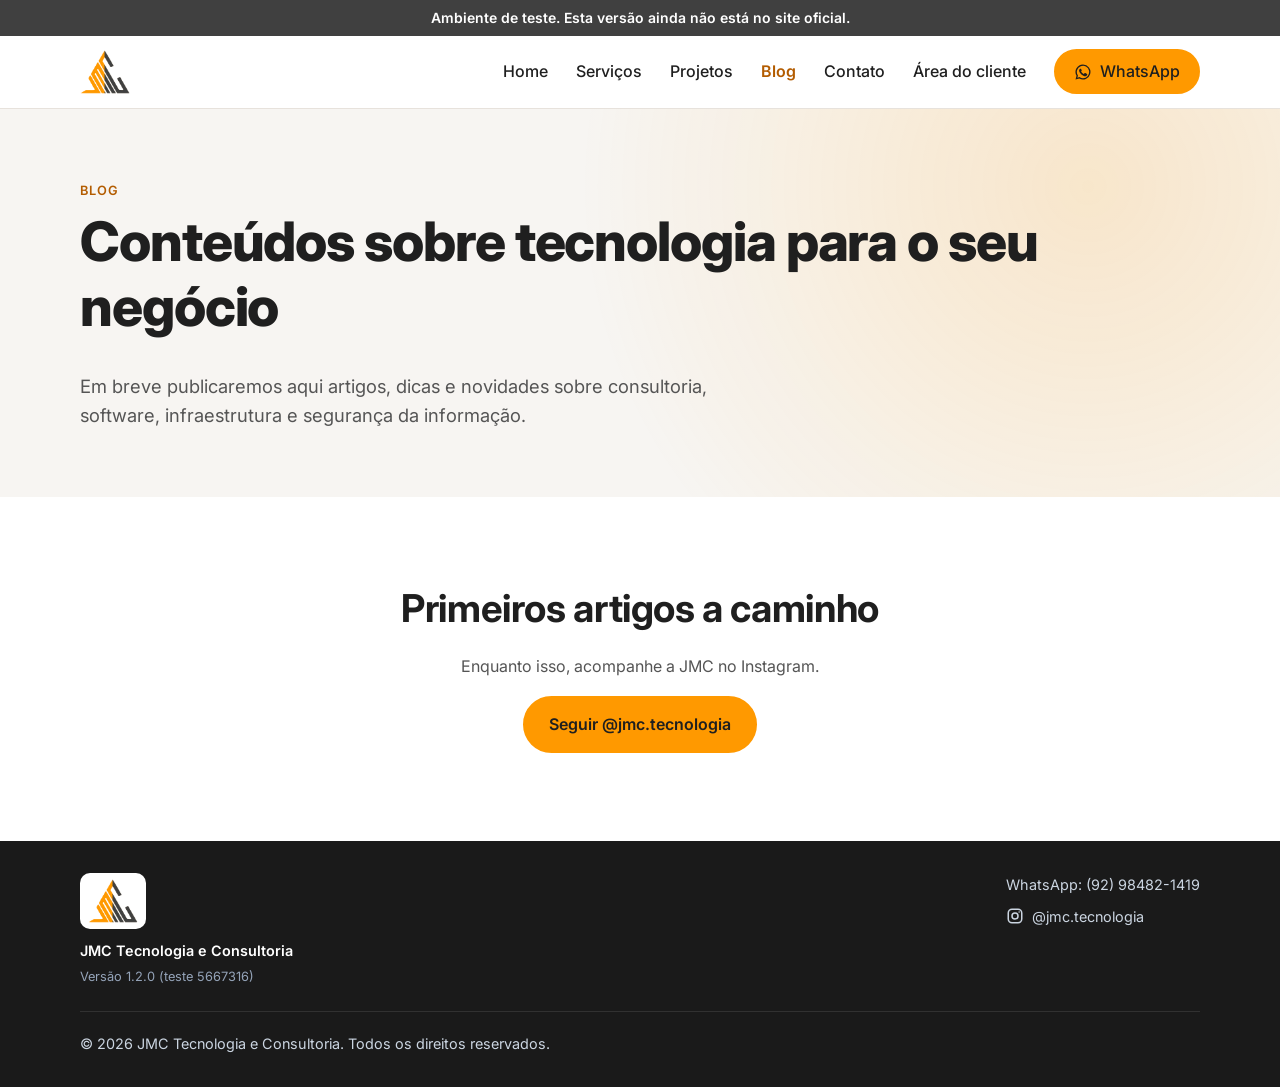
<file: teste/blog.html>
<!doctype html>
<html lang="pt-BR">
<head>
  <meta name="robots" content="noindex, nofollow">
  <meta charset="utf-8">
  <meta name="viewport" content="width=device-width, initial-scale=1">
  <title>Blog | JMC Tecnologia e Consultoria</title>
  <meta name="description" content="Artigos e novidades da JMC Tecnologia e Consultoria sobre tecnologia para empresas.">
  <meta property="og:title" content="Blog | JMC Tecnologia e Consultoria">
  <meta property="og:description" content="Tecnologia, gestão e resultado.">
  <meta property="og:url" content="https://www.jmctecnologia.com.br/blog.html">
  <meta property="og:type" content="website">
  <meta property="og:image" content="https://www.jmctecnologia.com.br/assets/img/compartilhar.png">
  <meta property="og:image:width" content="1200">
  <meta property="og:image:height" content="630">
  <meta property="og:image:alt" content="JMC Tecnologia e Consultoria: tecnologia, gestão e resultado.">
  <meta property="og:locale" content="pt_BR">
  <meta property="og:site_name" content="JMC Tecnologia e Consultoria">
  <meta name="twitter:card" content="summary_large_image">
  <meta name="theme-color" content="#404040">
  <link rel="icon" href="assets/img/favicon.png" type="image/png">
  <link rel="apple-touch-icon" href="assets/img/apple-touch-icon.png">
  <link rel="preconnect" href="https://fonts.googleapis.com">
  <link rel="preconnect" href="https://fonts.gstatic.com" crossorigin>
  <link href="https://fonts.googleapis.com/css2?family=Inter:wght@400;500;600;700;800&display=swap" rel="stylesheet">
  <link rel="stylesheet" href="assets/css/styles.css">
</head>
<body>
  <div style="background:#404040;color:#fff;text-align:center;padding:8px 16px;font:600 14px/1.4 Inter,system-ui,sans-serif">Ambiente de teste. Esta versão ainda não está no site oficial.</div>
  <header class="site-header" id="topo">
    <div class="container nav">
      <a href="index.html" class="brand" aria-label="JMC Tecnologia e Consultoria, página inicial">
        <img src="assets/img/logo.png" alt="JMC Tecnologia e Consultoria" width="50" height="44">
      </a>
      <button class="nav-toggle" aria-label="Abrir menu" aria-expanded="false" aria-controls="menu">
        <span></span><span></span><span></span>
      </button>
      <nav id="menu" class="menu">
        <a href="index.html#topo">Home</a>
        <a href="index.html#servicos">Serviços</a>
        <a href="index.html#projetos">Projetos</a>
        <a href="blog.html" aria-current="page">Blog</a>
        <a href="index.html#contato">Contato</a>
        <a href="area-do-cliente.html">Área do cliente</a>
        <a href="https://wa.me/5592984821419?text=Ol%C3%A1%21%20Vim%20pelo%20site%20da%20JMC%20Tecnologia." class="btn btn-sm btn-whatsapp" target="_blank" rel="noopener"><svg viewBox="0 0 24 24" aria-hidden="true"><path d="M12 2a10 10 0 0 0-8.6 15.1L2 22l5-1.3A10 10 0 1 0 12 2zm0 18.2a8.2 8.2 0 0 1-4.2-1.2l-.3-.2-3 .8.8-2.9-.2-.3A8.2 8.2 0 1 1 12 20.2zm4.5-6.1c-.2-.1-1.5-.7-1.7-.8s-.4-.1-.6.1-.7.8-.8 1-.3.2-.5.1a6.7 6.7 0 0 1-3.3-2.9c-.3-.4.3-.4.7-1.3.1-.2 0-.3 0-.4l-.8-1.8c-.2-.5-.4-.4-.6-.4h-.5a1 1 0 0 0-.7.3 3 3 0 0 0-.9 2.2 5.2 5.2 0 0 0 1.1 2.7 11.8 11.8 0 0 0 4.5 4c1.7.7 2.3.8 3.2.6a2.7 2.7 0 0 0 1.8-1.2 2.2 2.2 0 0 0 .2-1.2c-.1-.1-.2-.2-.4-.3z"/></svg>WhatsApp</a>
      </nav>
    </div>
  </header>

  <main>
    <section class="page-hero">
      <div class="container">
        <p class="eyebrow">Blog</p>
        <h1>Conteúdos sobre tecnologia para o seu negócio</h1>
        <p class="lead">Em breve publicaremos aqui artigos, dicas e novidades sobre consultoria, software, infraestrutura e segurança da informação.</p>
      </div>
    </section>

    <section class="section">
      <div class="container">
        <div class="empty-state">
          <h2>Primeiros artigos a caminho</h2>
          <p>Enquanto isso, acompanhe a JMC no Instagram.</p>
          <a class="btn" href="https://www.instagram.com/jmc.tecnologia/" target="_blank" rel="noopener">Seguir @jmc.tecnologia</a>
        </div>
      </div>
    </section>
  </main>

  <footer class="site-footer">
    <div class="container footer-grid">
      <div>
        <img src="assets/img/logo.png" alt="JMC Tecnologia e Consultoria" width="50" height="44">
        <p class="footer-name">JMC Tecnologia e Consultoria</p>
        <p class="footer-version">Versão <span data-versao>1.2.0 (teste 5667316)</span></p>
      </div>
      <ul class="footer-contacts">
        <li><a href="https://wa.me/5592984821419?text=Ol%C3%A1%21%20Vim%20pelo%20site%20da%20JMC%20Tecnologia." target="_blank" rel="noopener">WhatsApp: (92) 98482-1419</a></li>
        <li><a href="https://www.instagram.com/jmc.tecnologia/" target="_blank" rel="noopener" class="social">
          <svg viewBox="0 0 24 24" aria-hidden="true"><rect x="3" y="3" width="18" height="18" rx="5"/><circle cx="12" cy="12" r="4"/><circle cx="17.5" cy="6.5" r="1" class="fill"/></svg>@jmc.tecnologia</a></li>
      </ul>
    </div>
    <div class="container footer-bottom">
      <p>&copy; <span id="ano">2026</span> JMC Tecnologia e Consultoria. Todos os direitos reservados.</p>
    </div>
  </footer>

  <script src="assets/js/main.js"></script>
</body>
</html>
</file>
<file: assets/css/styles.css>
/* Paleta extraída do logotipo da JMC. */
:root {
  --primary: #404040;       /* cinza grafite do logo */
  --primary-dark: #262626;
  --accent: #ff9900;        /* laranja do logo */
  --accent-dark: #e68a00;
  --accent-text: #b35c00;   /* laranja escurecido, legível sobre fundo claro */
  --ink: #1f1f1f;           /* texto */
  --muted: #555555;
  --bg: #ffffff;
  --bg-alt: #f7f5f2;
  --border: #e7e2dc;
  --radius: 14px;
  --shadow: 0 10px 30px rgba(64, 64, 64, 0.08);
}

* { box-sizing: border-box; }
html { scroll-behavior: smooth; }
body {
  margin: 0;
  font-family: "Inter", system-ui, -apple-system, "Segoe UI", Roboto, sans-serif;
  color: var(--ink);
  background: var(--bg);
  line-height: 1.6;
}
img { max-width: 100%; display: block; }
a { color: inherit; }
h1, h2, h3 { line-height: 1.2; margin: 0 0 .6em; }
h1 { font-size: clamp(2rem, 5vw, 3.4rem); font-weight: 800; letter-spacing: -0.02em; }
h2 { font-size: clamp(1.6rem, 3.5vw, 2.4rem); font-weight: 700; letter-spacing: -0.01em; }
h3 { font-size: 1.15rem; font-weight: 600; }
p { margin: 0 0 1em; }

.container { width: min(1120px, 100% - 32px); margin-inline: auto; }
.section { padding: 88px 0; scroll-margin-top: 72px; }
.section-alt { background: var(--bg-alt); }
.eyebrow {
  color: var(--accent-text);
  font-weight: 600;
  text-transform: uppercase;
  letter-spacing: .08em;
  font-size: .8rem;
  margin-bottom: .6em;
}
.lead { font-size: 1.15rem; color: var(--muted); max-width: 36em; }

/* Botões */
.btn {
  display: inline-block;
  padding: 14px 24px;
  border-radius: 999px;
  background: var(--accent);
  color: var(--ink);
  text-decoration: none;
  font-weight: 600;
  border: 2px solid var(--accent);
  transition: background .2s, transform .2s, color .2s;
}
.btn:hover { background: var(--accent-dark); border-color: var(--accent-dark); transform: translateY(-1px); }
.btn-sm { padding: 8px 18px; }
.btn-ghost { background: transparent; color: var(--primary); border-color: var(--primary); }
.btn-ghost:hover { background: var(--primary); border-color: var(--primary); color: #fff; }
.btn-light { background: var(--accent); color: var(--ink); border-color: var(--accent); }
.btn-light:hover { background: var(--accent-dark); border-color: var(--accent-dark); }
.btn-outline-light { background: transparent; color: #fff; border-color: rgba(255,255,255,.7); }
.btn-outline-light:hover { background: rgba(255,255,255,.12); border-color: #fff; }

/* Cabeçalho */
.site-header {
  position: sticky; top: 0; z-index: 10;
  background: rgba(255,255,255,.92);
  backdrop-filter: blur(8px);
  border-bottom: 1px solid var(--border);
}
.nav { display: flex; align-items: center; justify-content: space-between; height: 72px; }
.brand { display: flex; align-items: center; gap: 10px; text-decoration: none; }
.brand img { height: 44px; width: auto; }
.brand-text { font-weight: 700; color: var(--primary); line-height: 1.05; font-size: 1.05rem; letter-spacing: .01em; }
.brand-text small { font-weight: 500; color: var(--muted); font-size: .78rem; }
.menu { display: flex; align-items: center; gap: 28px; }
.menu a { text-decoration: none; font-weight: 500; color: var(--ink); }
.menu a:not(.btn):hover { color: var(--accent-text); }
.nav-toggle { display: none; background: none; border: 0; padding: 8px; cursor: pointer; }
.nav-toggle span { display: block; width: 24px; height: 2px; background: var(--ink); margin: 5px 0; transition: .2s; }

/* Hero */
.hero {
  padding: 96px 0 88px;
  background:
    radial-gradient(circle at 85% 20%, rgba(255,153,0,.16), transparent 45%),
    radial-gradient(circle at 10% 90%, rgba(64,64,64,.08), transparent 40%);
}
.hero-grid { display: grid; grid-template-columns: 1.3fr 1fr; gap: 48px; align-items: center; }
.hero-actions { display: flex; flex-wrap: wrap; gap: 12px; margin-top: 28px; }

/* Serviços */
.cards { display: grid; grid-template-columns: repeat(3, 1fr); gap: 24px; margin-top: 32px; }
.card {
  background: #fff; border: 1px solid var(--border); border-radius: var(--radius);
  padding: 28px; box-shadow: var(--shadow); transition: transform .2s, border-color .2s;
}
.card:hover { transform: translateY(-3px); border-color: var(--accent); }
.card p { color: var(--muted); margin: 0; }
.icon {
  width: 48px; height: 48px; border-radius: 12px; display: grid; place-items: center;
  background: var(--bg-alt); margin-bottom: 18px;
}
.icon svg { width: 24px; height: 24px; fill: none; stroke: var(--primary); stroke-width: 2; stroke-linecap: round; stroke-linejoin: round; }

/* Sobre */
.about { display: grid; grid-template-columns: 1.2fr 1fr; gap: 48px; align-items: center; }
.about p:not(.eyebrow) { color: var(--muted); }
.values { list-style: none; padding: 0; margin: 0; display: grid; gap: 16px; }
.values li { background: #fff; border-left: 4px solid var(--accent); border-radius: 10px; padding: 18px 20px; box-shadow: var(--shadow); }
.values strong { display: block; color: var(--primary); }
.values span { color: var(--muted); }

/* Etapas */
.steps { list-style: none; padding: 0; margin: 32px 0 0; display: grid; grid-template-columns: repeat(4, 1fr); gap: 24px; }
.steps li { position: relative; }
.steps span {
  display: grid; place-items: center; width: 40px; height: 40px; border-radius: 50%;
  background: var(--accent); color: var(--ink); font-weight: 700; margin-bottom: 14px;
}
.steps p { color: var(--muted); margin: 0; }

/* Chamada final */
.cta { background: linear-gradient(135deg, var(--primary-dark), var(--primary)); border-top: 4px solid var(--accent); color: #fff; }
.cta-inner { display: flex; align-items: center; justify-content: space-between; gap: 32px; flex-wrap: wrap; }
.cta p { color: rgba(255,255,255,.85); margin: 0; }
.contact-list { display: flex; gap: 12px; flex-wrap: wrap; }

/* Rodapé */
.site-footer { background: #1a1a1a; color: #cbd5e1; padding: 32px 0; font-size: .9rem; }
.site-footer p { margin: 0; }
.site-footer .footer-name { margin-top: 10px; }

/* Responsivo */
@media (max-width: 900px) {
  .hero-grid, .about { grid-template-columns: 1fr; }
  .cards { grid-template-columns: repeat(2, 1fr); }
  .steps { grid-template-columns: repeat(2, 1fr); }
}
@media (max-width: 720px) {
  .nav-toggle { display: block; }
  .menu {
    position: absolute; top: 72px; left: 0; right: 0;
    flex-direction: column; align-items: stretch; gap: 0;
    background: #fff; border-bottom: 1px solid var(--border);
    padding: 8px 16px 16px; display: none;
  }
  .menu.open { display: flex; }
  .menu a { padding: 12px 0; }
  .menu .btn { text-align: center; margin-top: 8px; }
  .cards, .steps { grid-template-columns: 1fr; }
  .section { padding: 64px 0; }
  .hero { padding: 64px 0; }
}
@media (prefers-reduced-motion: reduce) {
  html { scroll-behavior: auto; }
  * { transition: none !important; }
}

/* Cabeçalho: logo só com ícone, item ativo e botão WhatsApp */
.menu a[aria-current="page"] { color: var(--accent-text); font-weight: 600; }
.btn-whatsapp { display: inline-flex; align-items: center; justify-content: center; gap: 8px; }
.btn-whatsapp svg { width: 18px; height: 18px; fill: currentColor; }

/* Páginas internas */
.page-hero {
  padding: 72px 0 48px;
  background: radial-gradient(circle at 85% 20%, rgba(255,153,0,.16), transparent 45%), var(--bg-alt);
}
.empty-state { text-align: center; max-width: 560px; margin: 0 auto; }
.empty-state p { color: var(--muted); }
.card { display: flex; flex-direction: column; }
.card-action { align-self: flex-start; margin-top: 20px; }
.card-muted { background: var(--bg-alt); box-shadow: none; }
.badge {
  align-self: flex-start; margin-top: 20px; padding: 4px 12px; border-radius: 999px;
  background: var(--primary); color: #fff; font-size: .8rem; font-weight: 600;
}

/* Rodapé com contatos */
.footer-grid { display: flex; justify-content: space-between; align-items: flex-start; gap: 24px; flex-wrap: wrap; padding-bottom: 24px; }
.footer-name { color: #fff; font-weight: 600; margin-top: 10px; }
.site-footer .footer-version { color: #94a3b8; font-size: .8rem; margin-top: 4px; }
.footer-contacts { list-style: none; margin: 0; padding: 0; display: grid; gap: 8px; }
.footer-contacts a { text-decoration: none; color: #cbd5e1; display: inline-flex; align-items: center; gap: 8px; }
.footer-contacts a:hover { color: var(--accent); }
.social svg { width: 18px; height: 18px; fill: none; stroke: currentColor; stroke-width: 2; }
.social svg .fill { fill: currentColor; stroke: none; }
.footer-bottom { border-top: 1px solid rgba(255,255,255,.1); padding-top: 20px; }
@media (max-width: 1000px) and (min-width: 721px) {
  .menu { gap: 18px; font-size: .95rem; }
}
.footer-grid img { background: #fff; padding: 6px 8px; border-radius: 10px; box-sizing: content-box; }

/* Área do cliente: login e painel */
.login-box {
  max-width: 420px; margin: 0 auto; text-align: center;
  background: #fff; border: 1px solid var(--border); border-radius: var(--radius);
  padding: 36px 28px; box-shadow: var(--shadow);
}
.login-box h2 { margin-bottom: .3em; }
.login-box > p { color: var(--muted); }
.btn-provider {
  display: flex; align-items: center; justify-content: center; gap: 12px;
  width: 100%; margin-top: 12px; padding: 13px 20px;
  background: #fff; color: var(--ink); font: inherit; font-weight: 600;
  border: 1px solid #cfcac3; border-radius: 10px; cursor: pointer;
  transition: border-color .2s, background .2s;
}
.btn-provider:hover:not(:disabled) { border-color: var(--primary); background: var(--bg-alt); }
.btn-provider:disabled { opacity: .55; cursor: not-allowed; }
.btn-provider svg { width: 20px; height: 20px; flex: none; }
.login-msg { margin: 16px 0 0; color: var(--accent-text); font-size: .95rem; min-height: 1.5em; }
.client-head { display: flex; align-items: center; gap: 16px; flex-wrap: wrap; margin-bottom: 8px; }
.client-head h2 { margin: 0; }
.client-head p { margin: 0; color: var(--muted); }
.client-head .btn { margin-left: auto; }
.client-head img { border-radius: 50%; }
[hidden] { display: none !important; }

/* Formulário de contato */
.contact-grid { display: grid; grid-template-columns: 1fr 1.1fr; gap: 48px; align-items: start; }
.contact-grid .contact-list { margin-top: 24px; }
.contact-form {
  background: #fff; color: var(--ink); border-radius: var(--radius);
  padding: 28px; box-shadow: 0 20px 40px rgba(0,0,0,.25);
}
.field { display: flex; flex-direction: column; gap: 6px; margin-bottom: 16px; }
.field label { font-weight: 600; font-size: .92rem; }
.field input, .field textarea {
  font: inherit; color: var(--ink); background: #fff;
  border: 1px solid #cfcac3; border-radius: 10px; padding: 11px 14px;
  transition: border-color .2s, box-shadow .2s;
}
.field textarea { resize: vertical; min-height: 120px; }
.field input:focus, .field textarea:focus { outline: none; border-color: var(--accent); box-shadow: 0 0 0 3px rgba(255,153,0,.25); }
.field [aria-invalid="true"] { border-color: #c62828; }
.contact-form .form-privacy { color: var(--muted); font-size: .85rem; margin: 0 0 16px; }
.contact-form .btn { width: 100%; font: inherit; font-weight: 600; cursor: pointer; }
.contact-form .btn:disabled { opacity: .6; cursor: wait; transform: none; }
.contact-form .form-msg { margin: 14px 0 0; color: var(--muted); font-size: .95rem; min-height: 1.5em; }
.form-msg.ok { color: #1b7a3a; font-weight: 600; }
.form-msg.erro { color: #c62828; }
.hp { position: absolute; left: -9999px; width: 1px; height: 1px; opacity: 0; }
@media (max-width: 900px) {
  .contact-grid { grid-template-columns: 1fr; gap: 32px; }
}
@media (max-width: 520px) {
  .contact-form { padding: 22px 18px; }
}

/* Serviços em 2 colunas */
.cards-2 { grid-template-columns: repeat(2, 1fr); }
@media (max-width: 720px) {
  .cards-2 { grid-template-columns: 1fr; }
}

/* Mini CRM: propostas na Área do cliente */
.crm { margin: 32px 0; }
.crm h3 { margin-bottom: 12px; }
.crm-msg { color: var(--muted); margin: 8px 0; min-height: 1.5em; }
.crm-list { display: grid; gap: 20px; }
.proposta {
  background: #fff; border: 1px solid var(--border); border-radius: var(--radius);
  padding: 24px; box-shadow: var(--shadow);
}
.proposta-topo { display: flex; justify-content: space-between; align-items: flex-start; gap: 12px; flex-wrap: wrap; }
.proposta h4 { margin: 0; font-size: 1.1rem; color: var(--primary); }
.proposta-sub { margin: 4px 0 0; color: var(--muted); font-size: .92rem; }
.proposta-obs { margin: 16px 0 0; color: var(--muted); }
.status-pill {
  padding: 4px 12px; border-radius: 999px; font-size: .82rem; font-weight: 600;
  background: rgba(255,153,0,.16); color: var(--accent-text);
}
.status-pill.status-ok { background: #e3f3e8; color: #1b7a3a; }
.pipeline { list-style: none; margin: 24px 0 0; padding: 0; display: grid; grid-template-columns: repeat(3, 1fr); }
.etapa { position: relative; text-align: center; padding: 0 6px; }
.etapa::before {
  content: ""; position: absolute; top: 17px; left: -50%; width: 100%; height: 3px; background: var(--border); z-index: 0;
}
.etapa:first-child::before { display: none; }
.etapa-feita::before, .etapa-atual::before { background: var(--accent); }
.etapa-marca {
  position: relative; z-index: 1; display: grid; place-items: center; margin: 0 auto 8px;
  width: 36px; height: 36px; border-radius: 50%; font-weight: 700;
  background: #fff; border: 3px solid var(--border); color: var(--muted);
}
.etapa-feita .etapa-marca { background: var(--accent); border-color: var(--accent); color: var(--ink); }
.etapa-atual .etapa-marca { border-color: var(--accent); color: var(--accent-text); box-shadow: 0 0 0 5px rgba(255,153,0,.2); }
.etapa-nome { display: block; font-weight: 600; font-size: .95rem; }
.etapa-pendente .etapa-nome { color: var(--muted); }
.etapa-data { display: block; color: var(--muted); font-size: .82rem; min-height: 1.2em; }
.crm-form {
  display: grid; grid-template-columns: repeat(2, 1fr); gap: 0 16px; align-items: end;
  background: var(--bg-alt); border: 1px solid var(--border); border-radius: var(--radius);
  padding: 20px; margin-bottom: 20px;
}
.crm-form .btn { font: inherit; font-weight: 600; cursor: pointer; justify-self: start; }
.crm-form .crm-msg { grid-column: 1 / -1; }
.proposta-admin { display: flex; align-items: center; justify-content: space-between; gap: 12px; flex-wrap: wrap; margin-top: 20px; padding-top: 16px; border-top: 1px solid var(--border); }
.proposta-admin label { font-weight: 600; font-size: .92rem; }
.proposta-admin select { font: inherit; margin-left: 8px; padding: 6px 10px; border: 1px solid #cfcac3; border-radius: 8px; }
.proposta-admin .btn { font: inherit; font-weight: 600; cursor: pointer; }
@media (max-width: 600px) {
  .crm-form { grid-template-columns: 1fr; }
  .proposta { padding: 20px 16px; }
  .etapa-nome { font-size: .85rem; }
}

/* Cadastro do cliente no primeiro acesso */
.client-actions { margin-left: auto; display: flex; gap: 10px; flex-wrap: wrap; }
.client-head .client-actions .btn { margin-left: 0; font: inherit; font-weight: 600; cursor: pointer; }
.cadastro-box {
  max-width: 760px; margin: 0 auto;
  background: #fff; border: 1px solid var(--border); border-radius: var(--radius);
  padding: 32px 28px; box-shadow: var(--shadow);
}
.cadastro-box > p { color: var(--muted); }
.cadastro-form { display: grid; grid-template-columns: repeat(2, 1fr); gap: 0 16px; margin-top: 20px; }
.cadastro-form .field-largo, .cadastro-form .form-msg, .cadastro-botoes { grid-column: 1 / -1; }
.cadastro-form .form-msg { margin: 0 0 12px; color: var(--muted); min-height: 1.5em; }
.cadastro-botoes { display: flex; gap: 12px; flex-wrap: wrap; }
.cadastro-botoes .btn { font: inherit; font-weight: 600; cursor: pointer; }
.cadastro-botoes .btn:disabled { opacity: .6; cursor: wait; transform: none; }
@media (max-width: 600px) {
  .cadastro-box { padding: 24px 18px; }
  .cadastro-form { grid-template-columns: 1fr; }
}

/* Painel JMC: menu lateral e lista de clientes */
.crm-admin { display: grid; grid-template-columns: 200px minmax(0, 1fr); gap: 32px; align-items: start; margin-top: 24px; }
.crm-admin[hidden] { display: none; }
.crm-nav {
  position: sticky; top: 96px; display: grid; gap: 4px;
  background: var(--bg-alt); border: 1px solid var(--border); border-radius: var(--radius); padding: 12px;
}
.crm-nav-titulo { margin: 4px 10px 8px; font-size: .78rem; font-weight: 700; letter-spacing: .06em; text-transform: uppercase; color: var(--muted); }
.crm-nav a {
  display: block; padding: 10px 12px; border-radius: 10px; border-left: 3px solid transparent;
  color: var(--ink); font-weight: 600; text-decoration: none;
}
.crm-nav a:hover { background: #fff; }
.crm-nav a[aria-current="page"] { background: #fff; border-left-color: var(--accent); color: var(--accent-text); }
.crm-conteudo .crm { margin-top: 0; }
.crm-cabeca { display: flex; align-items: center; justify-content: space-between; gap: 12px; flex-wrap: wrap; margin-bottom: 4px; }
.crm-cabeca h3 { margin: 0; }
.crm-cabeca input[type="search"] {
  font: inherit; width: min(100%, 340px); padding: 8px 12px; border: 1px solid #cfcac3; border-radius: 10px;
}
.tabela-rolagem { overflow-x: auto; border: 1px solid var(--border); border-radius: var(--radius); background: #fff; }
.tabela-rolagem:has(.tabela[hidden]) { display: none; }
.tabela { width: 100%; border-collapse: collapse; font-size: .92rem; }
.tabela th, .tabela td { padding: 12px 14px; text-align: left; vertical-align: top; border-bottom: 1px solid var(--border); }
.tabela th { background: var(--bg-alt); font-size: .8rem; text-transform: uppercase; letter-spacing: .04em; color: var(--muted); white-space: nowrap; }
.tabela tbody tr:last-child td { border-bottom: 0; }
.tabela tbody tr:hover { background: #fcfbf9; }
.tabela-sub { display: block; color: var(--muted); font-size: .85rem; }
.tabela-sub a { color: inherit; }
.tabela-num { white-space: nowrap; font-variant-numeric: tabular-nums; }
@media (max-width: 860px) {
  .crm-admin { grid-template-columns: minmax(0, 1fr); gap: 16px; }
  .crm-nav { position: static; display: flex; gap: 6px; padding: 6px; overflow-x: auto; }
  .crm-nav-titulo { display: none; }
  .crm-nav a { border-left: 0; border-bottom: 3px solid transparent; white-space: nowrap; }
  .crm-nav a[aria-current="page"] { border-bottom-color: var(--accent); }
}

/* Login com e-mail e senha */
.login-ou { display: flex; align-items: center; gap: 12px; color: var(--muted); font-size: .88rem; margin: 22px 0 6px; }
.login-ou::before, .login-ou::after { content: ""; flex: 1; height: 1px; background: var(--border); }
.login-form { text-align: left; margin-top: 12px; }
.login-form .btn { width: 100%; font: inherit; font-weight: 600; justify-content: center; cursor: pointer; }
.login-form .btn:disabled { opacity: .6; cursor: wait; transform: none; }
.linha-senha { display: flex; justify-content: space-between; align-items: baseline; gap: 12px; }
.link { background: none; border: 0; padding: 0; font: inherit; color: var(--accent-text); font-weight: 600; text-decoration: underline; cursor: pointer; }
.linha-senha .link { font-size: .9rem; }
.login-troca { margin: 18px 0 0; font-size: .92rem; color: var(--muted); }
.senha-campo { position: relative; }
.senha-campo input { width: 100%; padding-right: 76px; }
.senha-campo [data-mostrar] {
  position: absolute; right: 8px; top: 50%; transform: translateY(-50%);
  border: 0; background: none; padding: 6px; color: var(--accent-text); font: inherit; font-size: .85rem; font-weight: 600; cursor: pointer;
}
.dica { margin: 2px 0 0; font-size: .82rem; color: var(--muted); }
.dica.ok { color: #1b7a3a; font-weight: 600; }
.dica.erro { color: #c62828; font-weight: 600; }
.forca { display: flex; gap: 4px; margin-top: 4px; }
.forca i { flex: 1; height: 4px; border-radius: 2px; background: var(--border); }
.forca i.on { background: #2e7d32; }
.bloco-acesso {
  grid-column: 1 / -1; display: grid; grid-template-columns: repeat(2, 1fr); gap: 0 16px;
  margin: 0 0 20px; padding: 18px 18px 4px; min-width: 0;
  background: var(--bg-alt); border: 1px solid var(--border); border-radius: 12px;
}
.bloco-acesso[hidden] { display: none; }
.bloco-acesso legend { float: left; width: 100%; grid-column: 1 / -1; margin: 0 0 12px; padding: 0; font-weight: 700; }
.bloco-acesso .field-largo { grid-column: 1 / -1; }
.aviso-box {
  max-width: 460px; margin: 0 auto; text-align: center;
  background: #fff; border: 1px solid var(--border); border-radius: var(--radius);
  padding: 36px 28px; box-shadow: var(--shadow);
}
.aviso-box > p { color: var(--muted); }
.aviso-icone { width: 56px; height: 56px; border-radius: 50%; background: rgba(255,153,0,.16); display: grid; place-items: center; margin: 0 auto 12px; font-size: 26px; }
@media (max-width: 600px) {
  .bloco-acesso { grid-template-columns: 1fr; }
  .aviso-box { padding: 28px 18px; }
}
</file>
<file: teste/assets/css/styles.css>
/* Paleta extraída do logotipo da JMC. */
:root {
  --primary: #404040;       /* cinza grafite do logo */
  --primary-dark: #262626;
  --accent: #ff9900;        /* laranja do logo */
  --accent-dark: #e68a00;
  --accent-text: #b35c00;   /* laranja escurecido, legível sobre fundo claro */
  --ink: #1f1f1f;           /* texto */
  --muted: #555555;
  --bg: #ffffff;
  --bg-alt: #f7f5f2;
  --border: #e7e2dc;
  --radius: 14px;
  --shadow: 0 10px 30px rgba(64, 64, 64, 0.08);
}

* { box-sizing: border-box; }
html { scroll-behavior: smooth; }
body {
  margin: 0;
  font-family: "Inter", system-ui, -apple-system, "Segoe UI", Roboto, sans-serif;
  color: var(--ink);
  background: var(--bg);
  line-height: 1.6;
}
img { max-width: 100%; display: block; }
a { color: inherit; }
h1, h2, h3 { line-height: 1.2; margin: 0 0 .6em; }
h1 { font-size: clamp(2rem, 5vw, 3.4rem); font-weight: 800; letter-spacing: -0.02em; }
h2 { font-size: clamp(1.6rem, 3.5vw, 2.4rem); font-weight: 700; letter-spacing: -0.01em; }
h3 { font-size: 1.15rem; font-weight: 600; }
p { margin: 0 0 1em; }

.container { width: min(1120px, 100% - 32px); margin-inline: auto; }
.section { padding: 88px 0; scroll-margin-top: 72px; }
.section-alt { background: var(--bg-alt); }
.eyebrow {
  color: var(--accent-text);
  font-weight: 600;
  text-transform: uppercase;
  letter-spacing: .08em;
  font-size: .8rem;
  margin-bottom: .6em;
}
.lead { font-size: 1.15rem; color: var(--muted); max-width: 36em; }

/* Botões */
.btn {
  display: inline-block;
  padding: 14px 24px;
  border-radius: 999px;
  background: var(--accent);
  color: var(--ink);
  text-decoration: none;
  font-weight: 600;
  border: 2px solid var(--accent);
  transition: background .2s, transform .2s, color .2s;
}
.btn:hover { background: var(--accent-dark); border-color: var(--accent-dark); transform: translateY(-1px); }
.btn-sm { padding: 8px 18px; }
.btn-ghost { background: transparent; color: var(--primary); border-color: var(--primary); }
.btn-ghost:hover { background: var(--primary); border-color: var(--primary); color: #fff; }
.btn-light { background: var(--accent); color: var(--ink); border-color: var(--accent); }
.btn-light:hover { background: var(--accent-dark); border-color: var(--accent-dark); }
.btn-outline-light { background: transparent; color: #fff; border-color: rgba(255,255,255,.7); }
.btn-outline-light:hover { background: rgba(255,255,255,.12); border-color: #fff; }

/* Cabeçalho */
.site-header {
  position: sticky; top: 0; z-index: 10;
  background: rgba(255,255,255,.92);
  backdrop-filter: blur(8px);
  border-bottom: 1px solid var(--border);
}
.nav { display: flex; align-items: center; justify-content: space-between; height: 72px; }
.brand { display: flex; align-items: center; gap: 10px; text-decoration: none; }
.brand img { height: 44px; width: auto; }
.brand-text { font-weight: 700; color: var(--primary); line-height: 1.05; font-size: 1.05rem; letter-spacing: .01em; }
.brand-text small { font-weight: 500; color: var(--muted); font-size: .78rem; }
.menu { display: flex; align-items: center; gap: 28px; }
.menu a { text-decoration: none; font-weight: 500; color: var(--ink); }
.menu a:not(.btn):hover { color: var(--accent-text); }
.nav-toggle { display: none; background: none; border: 0; padding: 8px; cursor: pointer; }
.nav-toggle span { display: block; width: 24px; height: 2px; background: var(--ink); margin: 5px 0; transition: .2s; }

/* Hero */
.hero {
  padding: 96px 0 88px;
  background:
    radial-gradient(circle at 85% 20%, rgba(255,153,0,.16), transparent 45%),
    radial-gradient(circle at 10% 90%, rgba(64,64,64,.08), transparent 40%);
}
.hero-grid { display: grid; grid-template-columns: 1.3fr 1fr; gap: 48px; align-items: center; }
.hero-actions { display: flex; flex-wrap: wrap; gap: 12px; margin-top: 28px; }

/* Serviços */
.cards { display: grid; grid-template-columns: repeat(3, 1fr); gap: 24px; margin-top: 32px; }
.card {
  background: #fff; border: 1px solid var(--border); border-radius: var(--radius);
  padding: 28px; box-shadow: var(--shadow); transition: transform .2s, border-color .2s;
}
.card:hover { transform: translateY(-3px); border-color: var(--accent); }
.card p { color: var(--muted); margin: 0; }
.icon {
  width: 48px; height: 48px; border-radius: 12px; display: grid; place-items: center;
  background: var(--bg-alt); margin-bottom: 18px;
}
.icon svg { width: 24px; height: 24px; fill: none; stroke: var(--primary); stroke-width: 2; stroke-linecap: round; stroke-linejoin: round; }

/* Sobre */
.about { display: grid; grid-template-columns: 1.2fr 1fr; gap: 48px; align-items: center; }
.about p:not(.eyebrow) { color: var(--muted); }
.values { list-style: none; padding: 0; margin: 0; display: grid; gap: 16px; }
.values li { background: #fff; border-left: 4px solid var(--accent); border-radius: 10px; padding: 18px 20px; box-shadow: var(--shadow); }
.values strong { display: block; color: var(--primary); }
.values span { color: var(--muted); }

/* Etapas */
.steps { list-style: none; padding: 0; margin: 32px 0 0; display: grid; grid-template-columns: repeat(4, 1fr); gap: 24px; }
.steps li { position: relative; }
.steps span {
  display: grid; place-items: center; width: 40px; height: 40px; border-radius: 50%;
  background: var(--accent); color: var(--ink); font-weight: 700; margin-bottom: 14px;
}
.steps p { color: var(--muted); margin: 0; }

/* Chamada final */
.cta { background: linear-gradient(135deg, var(--primary-dark), var(--primary)); border-top: 4px solid var(--accent); color: #fff; }
.cta-inner { display: flex; align-items: center; justify-content: space-between; gap: 32px; flex-wrap: wrap; }
.cta p { color: rgba(255,255,255,.85); margin: 0; }
.contact-list { display: flex; gap: 12px; flex-wrap: wrap; }

/* Rodapé */
.site-footer { background: #1a1a1a; color: #cbd5e1; padding: 32px 0; font-size: .9rem; }
.site-footer p { margin: 0; }
.site-footer .footer-name { margin-top: 10px; }

/* Responsivo */
@media (max-width: 900px) {
  .hero-grid, .about { grid-template-columns: 1fr; }
  .cards { grid-template-columns: repeat(2, 1fr); }
  .steps { grid-template-columns: repeat(2, 1fr); }
}
@media (max-width: 720px) {
  .nav-toggle { display: block; }
  .menu {
    position: absolute; top: 72px; left: 0; right: 0;
    flex-direction: column; align-items: stretch; gap: 0;
    background: #fff; border-bottom: 1px solid var(--border);
    padding: 8px 16px 16px; display: none;
  }
  .menu.open { display: flex; }
  .menu a { padding: 12px 0; }
  .menu .btn { text-align: center; margin-top: 8px; }
  .cards, .steps { grid-template-columns: 1fr; }
  .section { padding: 64px 0; }
  .hero { padding: 64px 0; }
}
@media (prefers-reduced-motion: reduce) {
  html { scroll-behavior: auto; }
  * { transition: none !important; }
}

/* Cabeçalho: logo só com ícone, item ativo e botão WhatsApp */
.menu a[aria-current="page"] { color: var(--accent-text); font-weight: 600; }
.btn-whatsapp { display: inline-flex; align-items: center; justify-content: center; gap: 8px; }
.btn-whatsapp svg { width: 18px; height: 18px; fill: currentColor; }

/* Páginas internas */
.page-hero {
  padding: 72px 0 48px;
  background: radial-gradient(circle at 85% 20%, rgba(255,153,0,.16), transparent 45%), var(--bg-alt);
}
.empty-state { text-align: center; max-width: 560px; margin: 0 auto; }
.empty-state p { color: var(--muted); }
.card { display: flex; flex-direction: column; }
.card-action { align-self: flex-start; margin-top: 20px; }
.card-muted { background: var(--bg-alt); box-shadow: none; }
.badge {
  align-self: flex-start; margin-top: 20px; padding: 4px 12px; border-radius: 999px;
  background: var(--primary); color: #fff; font-size: .8rem; font-weight: 600;
}

/* Rodapé com contatos */
.footer-grid { display: flex; justify-content: space-between; align-items: flex-start; gap: 24px; flex-wrap: wrap; padding-bottom: 24px; }
.footer-name { color: #fff; font-weight: 600; margin-top: 10px; }
.site-footer .footer-version { color: #94a3b8; font-size: .8rem; margin-top: 4px; }
.footer-contacts { list-style: none; margin: 0; padding: 0; display: grid; gap: 8px; }
.footer-contacts a { text-decoration: none; color: #cbd5e1; display: inline-flex; align-items: center; gap: 8px; }
.footer-contacts a:hover { color: var(--accent); }
.social svg { width: 18px; height: 18px; fill: none; stroke: currentColor; stroke-width: 2; }
.social svg .fill { fill: currentColor; stroke: none; }
.footer-bottom { border-top: 1px solid rgba(255,255,255,.1); padding-top: 20px; }
@media (max-width: 1000px) and (min-width: 721px) {
  .menu { gap: 18px; font-size: .95rem; }
}
.footer-grid img { background: #fff; padding: 6px 8px; border-radius: 10px; box-sizing: content-box; }

/* Área do cliente: login e painel */
.login-box {
  max-width: 420px; margin: 0 auto; text-align: center;
  background: #fff; border: 1px solid var(--border); border-radius: var(--radius);
  padding: 36px 28px; box-shadow: var(--shadow);
}
.login-box h2 { margin-bottom: .3em; }
.login-box > p { color: var(--muted); }
.btn-provider {
  display: flex; align-items: center; justify-content: center; gap: 12px;
  width: 100%; margin-top: 12px; padding: 13px 20px;
  background: #fff; color: var(--ink); font: inherit; font-weight: 600;
  border: 1px solid #cfcac3; border-radius: 10px; cursor: pointer;
  transition: border-color .2s, background .2s;
}
.btn-provider:hover:not(:disabled) { border-color: var(--primary); background: var(--bg-alt); }
.btn-provider:disabled { opacity: .55; cursor: not-allowed; }
.btn-provider svg { width: 20px; height: 20px; flex: none; }
.login-msg { margin: 16px 0 0; color: var(--accent-text); font-size: .95rem; min-height: 1.5em; }
.client-head { display: flex; align-items: center; gap: 16px; flex-wrap: wrap; margin-bottom: 8px; }
.client-head h2 { margin: 0; }
.client-head p { margin: 0; color: var(--muted); }
.client-head .btn { margin-left: auto; }
.client-head img { border-radius: 50%; }
[hidden] { display: none !important; }

/* Formulário de contato */
.contact-grid { display: grid; grid-template-columns: 1fr 1.1fr; gap: 48px; align-items: start; }
.contact-grid .contact-list { margin-top: 24px; }
.contact-form {
  background: #fff; color: var(--ink); border-radius: var(--radius);
  padding: 28px; box-shadow: 0 20px 40px rgba(0,0,0,.25);
}
.field { display: flex; flex-direction: column; gap: 6px; margin-bottom: 16px; }
.field label { font-weight: 600; font-size: .92rem; }
.field input, .field textarea {
  font: inherit; color: var(--ink); background: #fff;
  border: 1px solid #cfcac3; border-radius: 10px; padding: 11px 14px;
  transition: border-color .2s, box-shadow .2s;
}
.field textarea { resize: vertical; min-height: 120px; }
.field input:focus, .field textarea:focus { outline: none; border-color: var(--accent); box-shadow: 0 0 0 3px rgba(255,153,0,.25); }
.field [aria-invalid="true"] { border-color: #c62828; }
.contact-form .form-privacy { color: var(--muted); font-size: .85rem; margin: 0 0 16px; }
.contact-form .btn { width: 100%; font: inherit; font-weight: 600; cursor: pointer; }
.contact-form .btn:disabled { opacity: .6; cursor: wait; transform: none; }
.contact-form .form-msg { margin: 14px 0 0; color: var(--muted); font-size: .95rem; min-height: 1.5em; }
.form-msg.ok { color: #1b7a3a; font-weight: 600; }
.form-msg.erro { color: #c62828; }
.hp { position: absolute; left: -9999px; width: 1px; height: 1px; opacity: 0; }
@media (max-width: 900px) {
  .contact-grid { grid-template-columns: 1fr; gap: 32px; }
}
@media (max-width: 520px) {
  .contact-form { padding: 22px 18px; }
}

/* Serviços em 2 colunas e exemplos de projetos */
.cards-2 { grid-template-columns: repeat(2, 1fr); }
.case-tag {
  display: inline-block; align-self: flex-start; margin-bottom: 12px; padding: 4px 10px; border-radius: 999px;
  background: rgba(255,153,0,.15); color: var(--accent-text); font-size: .8rem; font-weight: 600;
}
.case dl { margin: 12px 0 0; }
.case dt { font-weight: 700; font-size: .9rem; margin-top: 10px; }
.case dd { margin: 2px 0 0; color: var(--muted); }
@media (max-width: 720px) {
  .cards-2 { grid-template-columns: 1fr; }
}

/* Mini CRM: propostas na Área do cliente */
.crm { margin: 32px 0; }
.crm h3 { margin-bottom: 12px; }
.crm-msg { color: var(--muted); margin: 8px 0; min-height: 1.5em; }
.crm-list { display: grid; gap: 20px; }
.proposta {
  background: #fff; border: 1px solid var(--border); border-radius: var(--radius);
  padding: 24px; box-shadow: var(--shadow);
}
.proposta-topo { display: flex; justify-content: space-between; align-items: flex-start; gap: 12px; flex-wrap: wrap; }
.proposta h4 { margin: 0; font-size: 1.1rem; color: var(--primary); }
.proposta-sub { margin: 4px 0 0; color: var(--muted); font-size: .92rem; }
.proposta-obs { margin: 16px 0 0; color: var(--muted); }
.status-pill {
  padding: 4px 12px; border-radius: 999px; font-size: .82rem; font-weight: 600;
  background: rgba(255,153,0,.16); color: var(--accent-text);
}
.status-pill.status-ok { background: #e3f3e8; color: #1b7a3a; }
.pipeline { list-style: none; margin: 24px 0 0; padding: 0; display: grid; grid-template-columns: repeat(3, 1fr); }
.etapa { position: relative; text-align: center; padding: 0 6px; }
.etapa::before {
  content: ""; position: absolute; top: 17px; left: -50%; width: 100%; height: 3px; background: var(--border); z-index: 0;
}
.etapa:first-child::before { display: none; }
.etapa-feita::before, .etapa-atual::before { background: var(--accent); }
.etapa-marca {
  position: relative; z-index: 1; display: grid; place-items: center; margin: 0 auto 8px;
  width: 36px; height: 36px; border-radius: 50%; font-weight: 700;
  background: #fff; border: 3px solid var(--border); color: var(--muted);
}
.etapa-feita .etapa-marca { background: var(--accent); border-color: var(--accent); color: var(--ink); }
.etapa-atual .etapa-marca { border-color: var(--accent); color: var(--accent-text); box-shadow: 0 0 0 5px rgba(255,153,0,.2); }
.etapa-nome { display: block; font-weight: 600; font-size: .95rem; }
.etapa-pendente .etapa-nome { color: var(--muted); }
.etapa-data { display: block; color: var(--muted); font-size: .82rem; min-height: 1.2em; }
.crm-form {
  display: grid; grid-template-columns: repeat(2, 1fr); gap: 0 16px; align-items: end;
  background: var(--bg-alt); border: 1px solid var(--border); border-radius: var(--radius);
  padding: 20px; margin-bottom: 20px;
}
.crm-form .btn { font: inherit; font-weight: 600; cursor: pointer; justify-self: start; }
.crm-form .crm-msg { grid-column: 1 / -1; }
.proposta-admin { display: flex; align-items: center; justify-content: space-between; gap: 12px; flex-wrap: wrap; margin-top: 20px; padding-top: 16px; border-top: 1px solid var(--border); }
.proposta-admin label { font-weight: 600; font-size: .92rem; }
.proposta-admin select { font: inherit; margin-left: 8px; padding: 6px 10px; border: 1px solid #cfcac3; border-radius: 8px; }
.proposta-admin .btn { font: inherit; font-weight: 600; cursor: pointer; }
@media (max-width: 600px) {
  .crm-form { grid-template-columns: 1fr; }
  .proposta { padding: 20px 16px; }
  .etapa-nome { font-size: .85rem; }
}

/* Cadastro do cliente no primeiro acesso */
.client-actions { margin-left: auto; display: flex; gap: 10px; flex-wrap: wrap; }
.client-head .client-actions .btn { margin-left: 0; font: inherit; font-weight: 600; cursor: pointer; }
.cadastro-box {
  max-width: 760px; margin: 0 auto;
  background: #fff; border: 1px solid var(--border); border-radius: var(--radius);
  padding: 32px 28px; box-shadow: var(--shadow);
}
.cadastro-box > p { color: var(--muted); }
.cadastro-form { display: grid; grid-template-columns: repeat(2, 1fr); gap: 0 16px; margin-top: 20px; }
.cadastro-form .field-largo, .cadastro-form .form-msg, .cadastro-botoes { grid-column: 1 / -1; }
.cadastro-form .form-msg { margin: 0 0 12px; color: var(--muted); min-height: 1.5em; }
.cadastro-botoes { display: flex; gap: 12px; flex-wrap: wrap; }
.cadastro-botoes .btn { font: inherit; font-weight: 600; cursor: pointer; }
.cadastro-botoes .btn:disabled { opacity: .6; cursor: wait; transform: none; }
@media (max-width: 600px) {
  .cadastro-box { padding: 24px 18px; }
  .cadastro-form { grid-template-columns: 1fr; }
}

/* Painel JMC: menu lateral e lista de clientes */
.crm-admin { display: grid; grid-template-columns: 200px minmax(0, 1fr); gap: 32px; align-items: start; margin-top: 24px; }
.crm-admin[hidden] { display: none; }
.crm-nav {
  position: sticky; top: 96px; display: grid; gap: 4px;
  background: var(--bg-alt); border: 1px solid var(--border); border-radius: var(--radius); padding: 12px;
}
.crm-nav-titulo { margin: 4px 10px 8px; font-size: .78rem; font-weight: 700; letter-spacing: .06em; text-transform: uppercase; color: var(--muted); }
.crm-nav a {
  display: block; padding: 10px 12px; border-radius: 10px; border-left: 3px solid transparent;
  color: var(--ink); font-weight: 600; text-decoration: none;
}
.crm-nav a:hover { background: #fff; }
.crm-nav a[aria-current="page"] { background: #fff; border-left-color: var(--accent); color: var(--accent-text); }
.crm-conteudo .crm { margin-top: 0; }
.crm-cabeca { display: flex; align-items: center; justify-content: space-between; gap: 12px; flex-wrap: wrap; margin-bottom: 4px; }
.crm-cabeca h3 { margin: 0; }
.crm-cabeca input[type="search"] {
  font: inherit; width: min(100%, 340px); padding: 8px 12px; border: 1px solid #cfcac3; border-radius: 10px;
}
.tabela-rolagem { overflow-x: auto; border: 1px solid var(--border); border-radius: var(--radius); background: #fff; }
.tabela-rolagem:has(.tabela[hidden]) { display: none; }
.tabela { width: 100%; border-collapse: collapse; font-size: .92rem; }
.tabela th, .tabela td { padding: 12px 14px; text-align: left; vertical-align: top; border-bottom: 1px solid var(--border); }
.tabela th { background: var(--bg-alt); font-size: .8rem; text-transform: uppercase; letter-spacing: .04em; color: var(--muted); white-space: nowrap; }
.tabela tbody tr:last-child td { border-bottom: 0; }
.tabela tbody tr:hover { background: #fcfbf9; }
.tabela-sub { display: block; color: var(--muted); font-size: .85rem; }
.tabela-sub a { color: inherit; }
.tabela-num { white-space: nowrap; font-variant-numeric: tabular-nums; }
@media (max-width: 860px) {
  .crm-admin { grid-template-columns: minmax(0, 1fr); gap: 16px; }
  .crm-nav { position: static; display: flex; gap: 6px; padding: 6px; overflow-x: auto; }
  .crm-nav-titulo { display: none; }
  .crm-nav a { border-left: 0; border-bottom: 3px solid transparent; white-space: nowrap; }
  .crm-nav a[aria-current="page"] { border-bottom-color: var(--accent); }
}

/* Login com e-mail e senha */
.login-ou { display: flex; align-items: center; gap: 12px; color: var(--muted); font-size: .88rem; margin: 22px 0 6px; }
.login-ou::before, .login-ou::after { content: ""; flex: 1; height: 1px; background: var(--border); }
.login-form { text-align: left; margin-top: 12px; }
.login-form .btn { width: 100%; font: inherit; font-weight: 600; justify-content: center; cursor: pointer; }
.login-form .btn:disabled { opacity: .6; cursor: wait; transform: none; }
.linha-senha { display: flex; justify-content: space-between; align-items: baseline; gap: 12px; }
.link { background: none; border: 0; padding: 0; font: inherit; color: var(--accent-text); font-weight: 600; text-decoration: underline; cursor: pointer; }
.linha-senha .link { font-size: .9rem; }
.login-troca { margin: 18px 0 0; font-size: .92rem; color: var(--muted); }
.senha-campo { position: relative; }
.senha-campo input { width: 100%; padding-right: 76px; }
.senha-campo [data-mostrar] {
  position: absolute; right: 8px; top: 50%; transform: translateY(-50%);
  border: 0; background: none; padding: 6px; color: var(--accent-text); font: inherit; font-size: .85rem; font-weight: 600; cursor: pointer;
}
.dica { margin: 2px 0 0; font-size: .82rem; color: var(--muted); }
.dica.ok { color: #1b7a3a; font-weight: 600; }
.dica.erro { color: #c62828; font-weight: 600; }
.forca { display: flex; gap: 4px; margin-top: 4px; }
.forca i { flex: 1; height: 4px; border-radius: 2px; background: var(--border); }
.forca i.on { background: #2e7d32; }
.bloco-acesso {
  grid-column: 1 / -1; display: grid; grid-template-columns: repeat(2, 1fr); gap: 0 16px;
  margin: 0 0 20px; padding: 18px 18px 4px; min-width: 0;
  background: var(--bg-alt); border: 1px solid var(--border); border-radius: 12px;
}
.bloco-acesso[hidden] { display: none; }
.bloco-acesso legend { float: left; width: 100%; grid-column: 1 / -1; margin: 0 0 12px; padding: 0; font-weight: 700; }
.bloco-acesso .field-largo { grid-column: 1 / -1; }
.aviso-box {
  max-width: 460px; margin: 0 auto; text-align: center;
  background: #fff; border: 1px solid var(--border); border-radius: var(--radius);
  padding: 36px 28px; box-shadow: var(--shadow);
}
.aviso-box > p { color: var(--muted); }
.aviso-icone { width: 56px; height: 56px; border-radius: 50%; background: rgba(255,153,0,.16); display: grid; place-items: center; margin: 0 auto 12px; font-size: 26px; }
@media (max-width: 600px) {
  .bloco-acesso { grid-template-columns: 1fr; }
  .aviso-box { padding: 28px 18px; }
}
</file>
